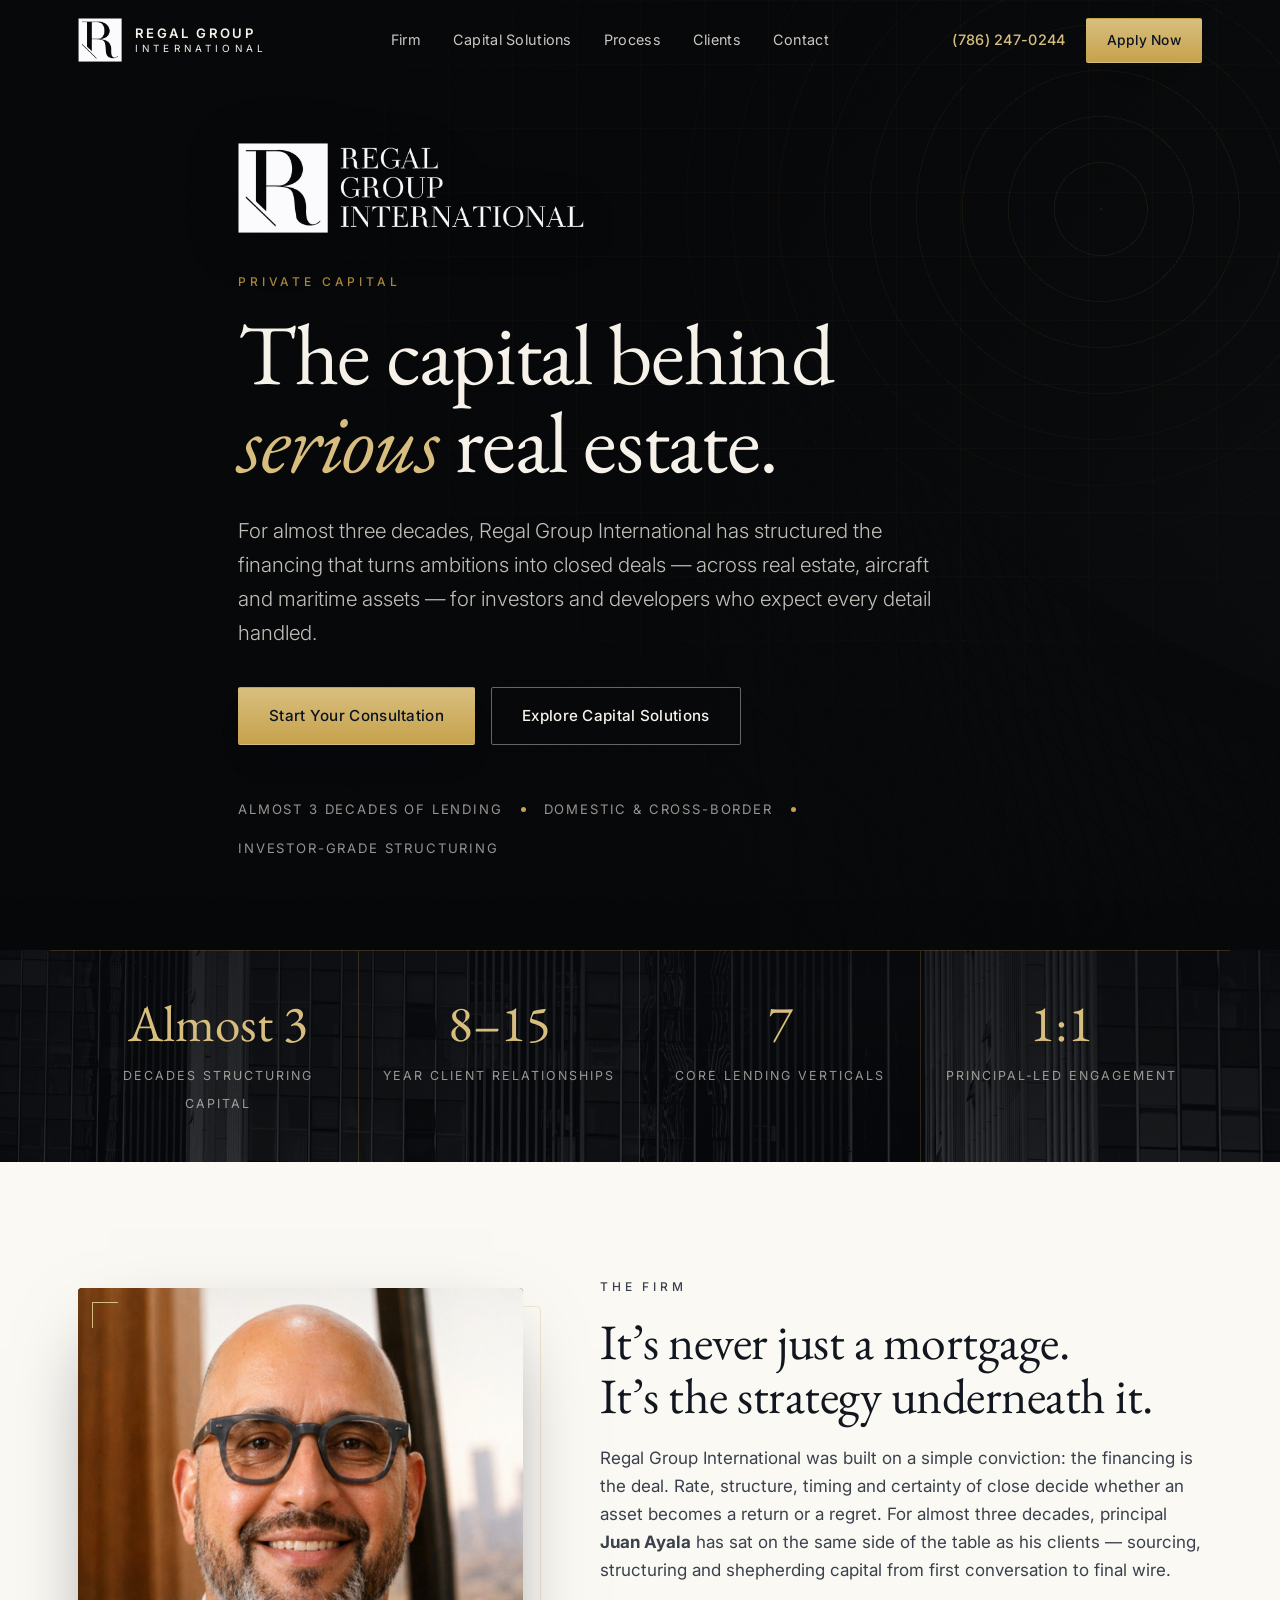
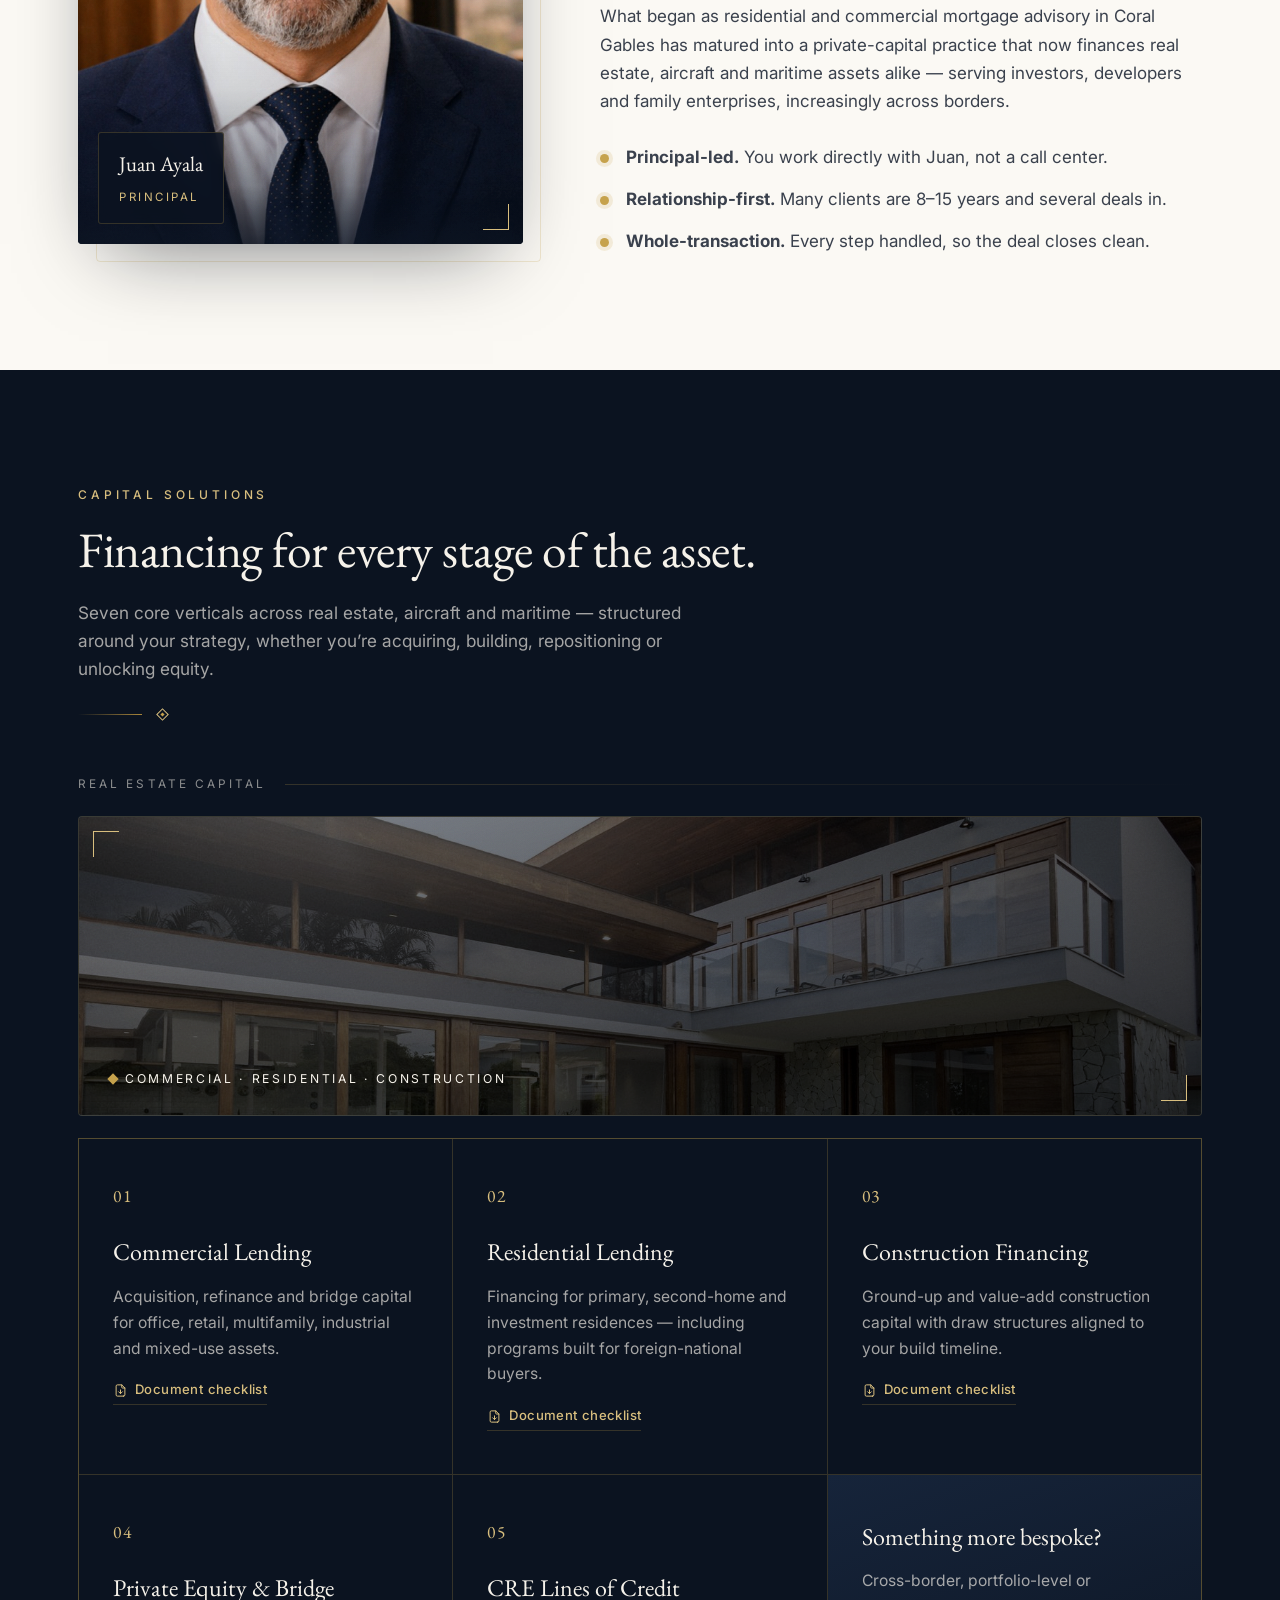
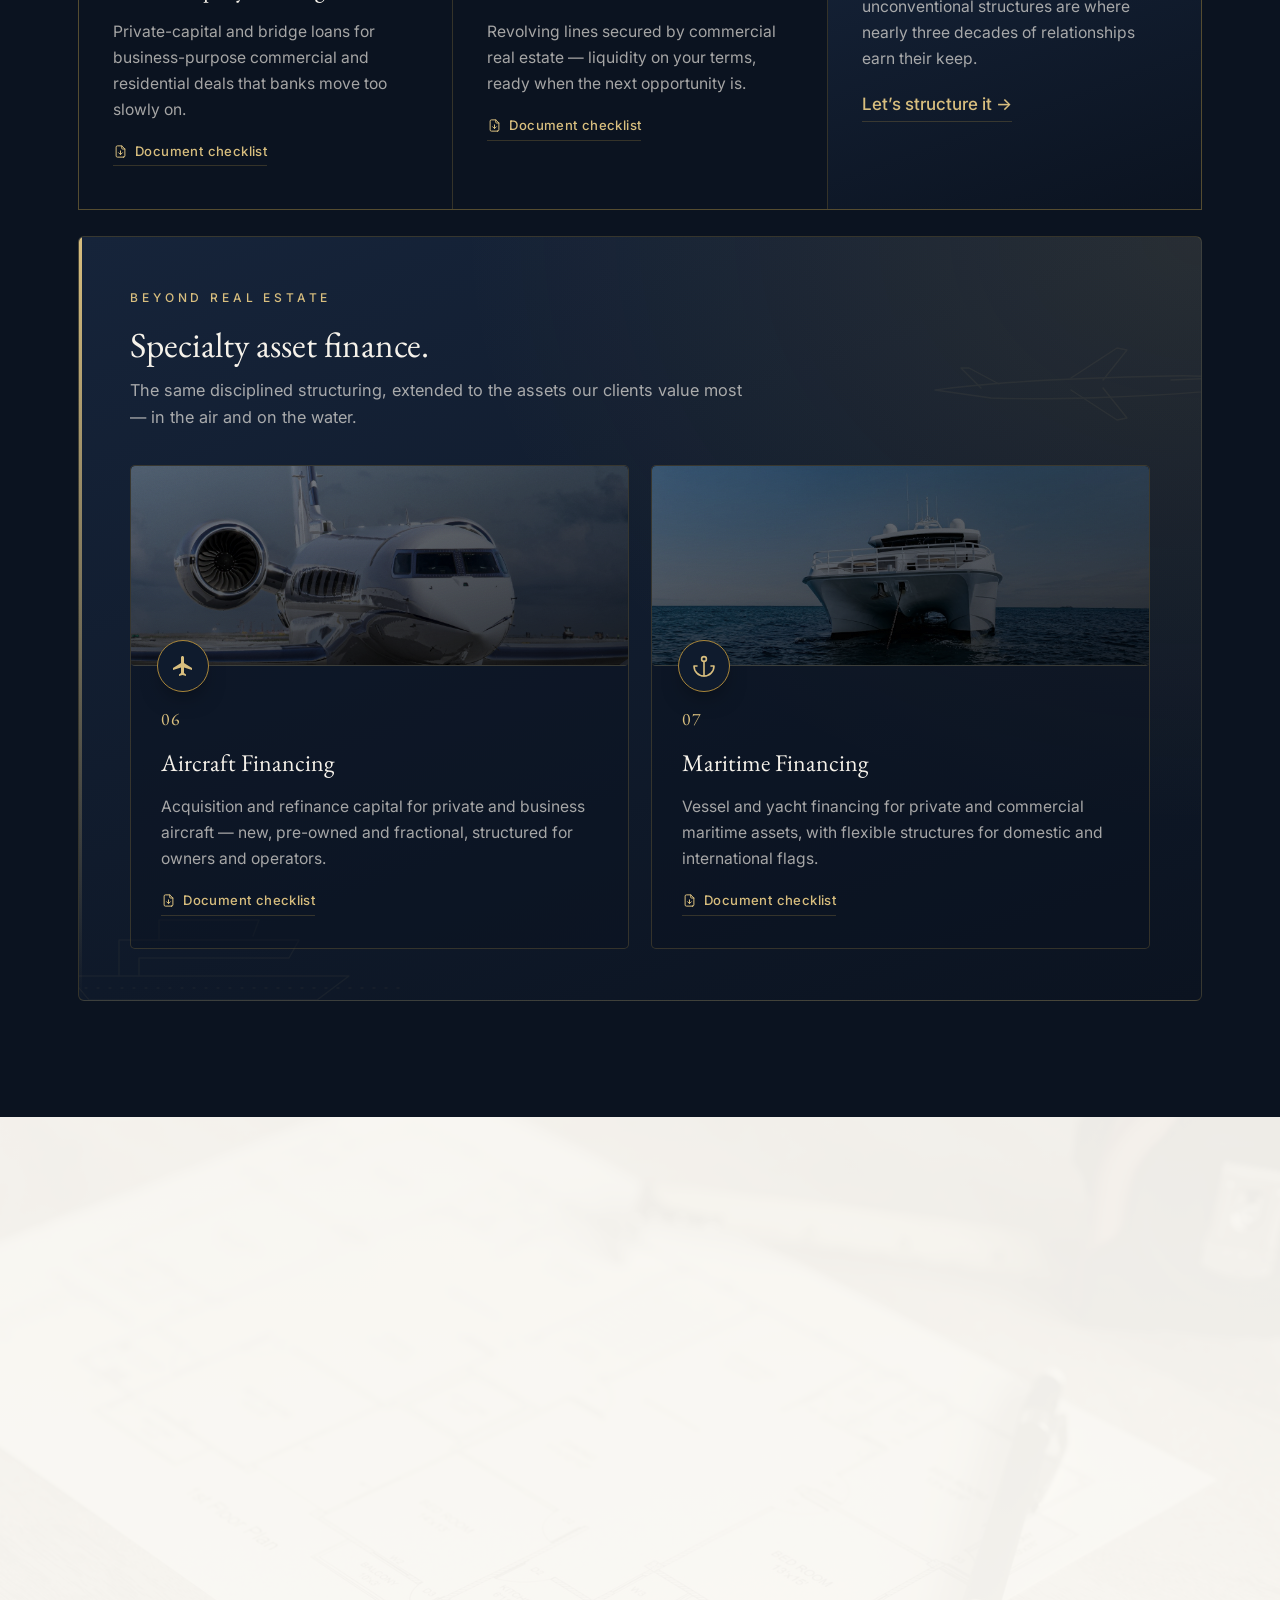
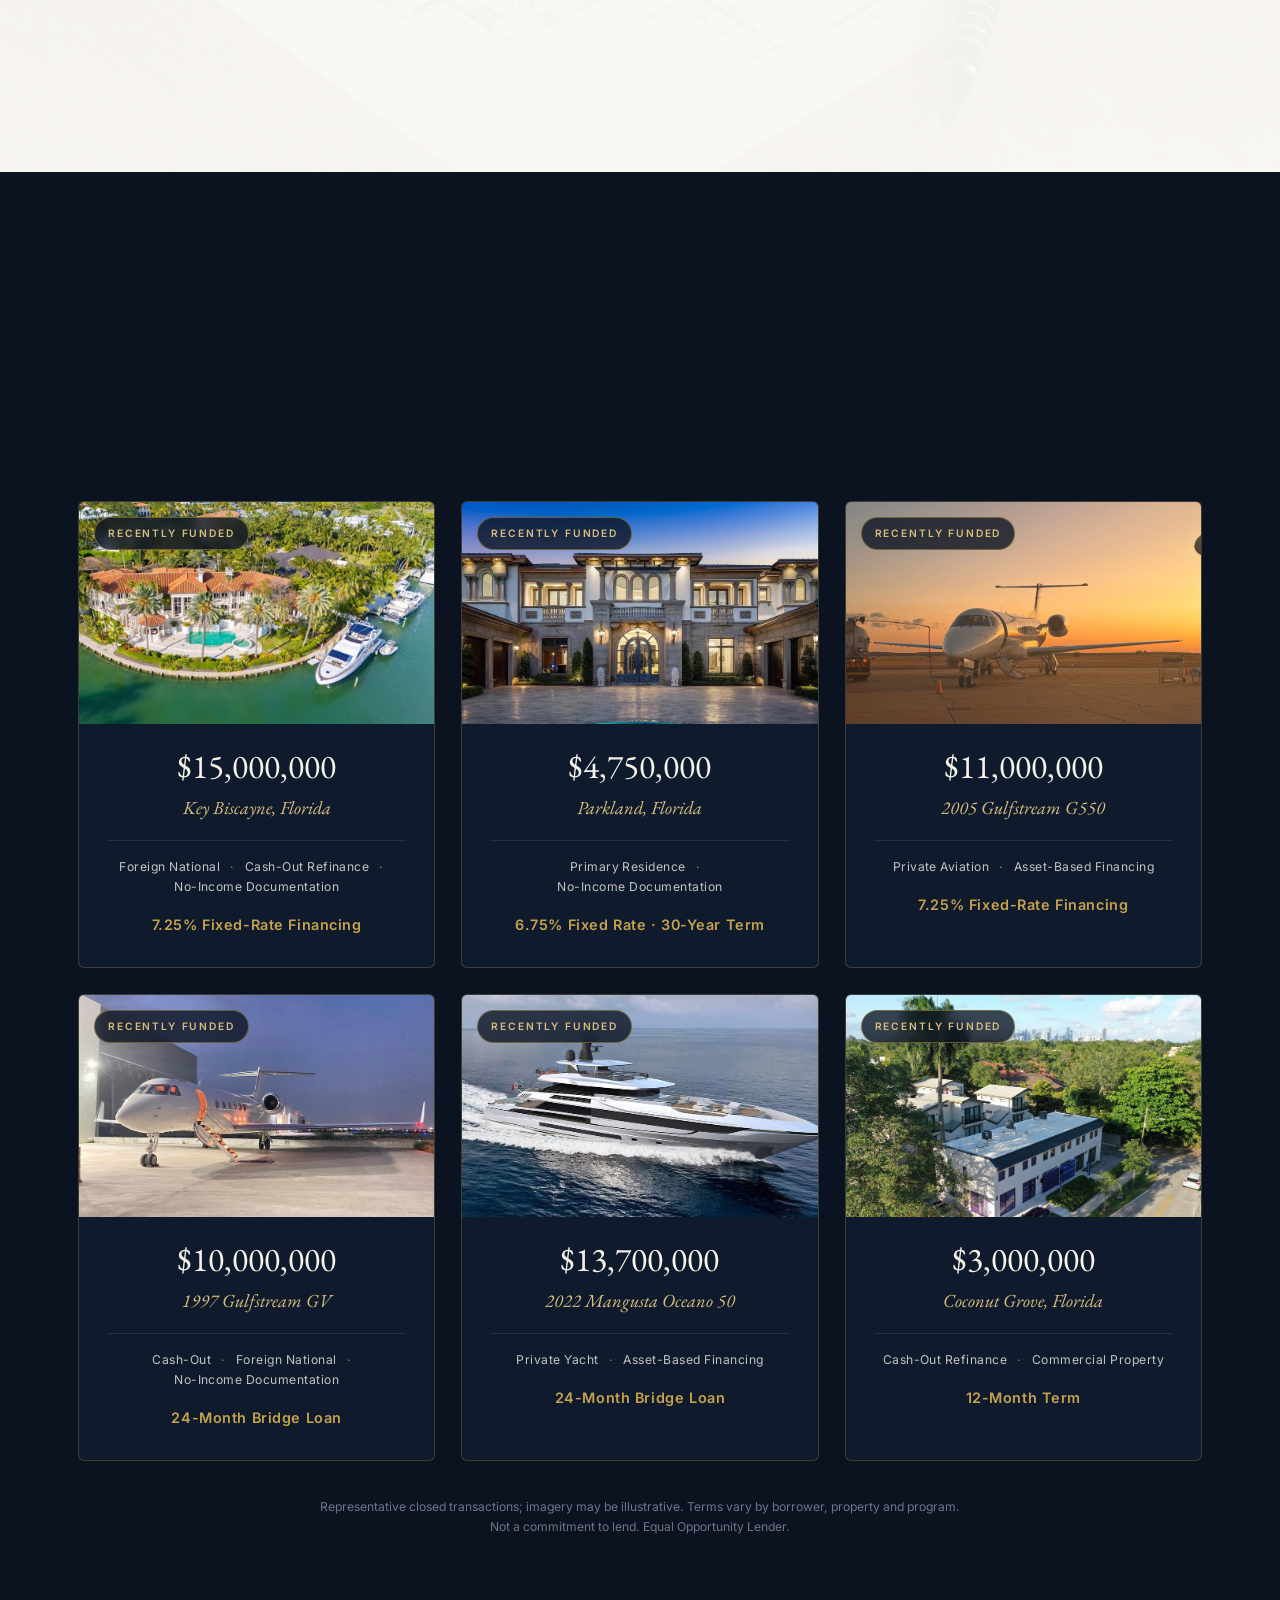
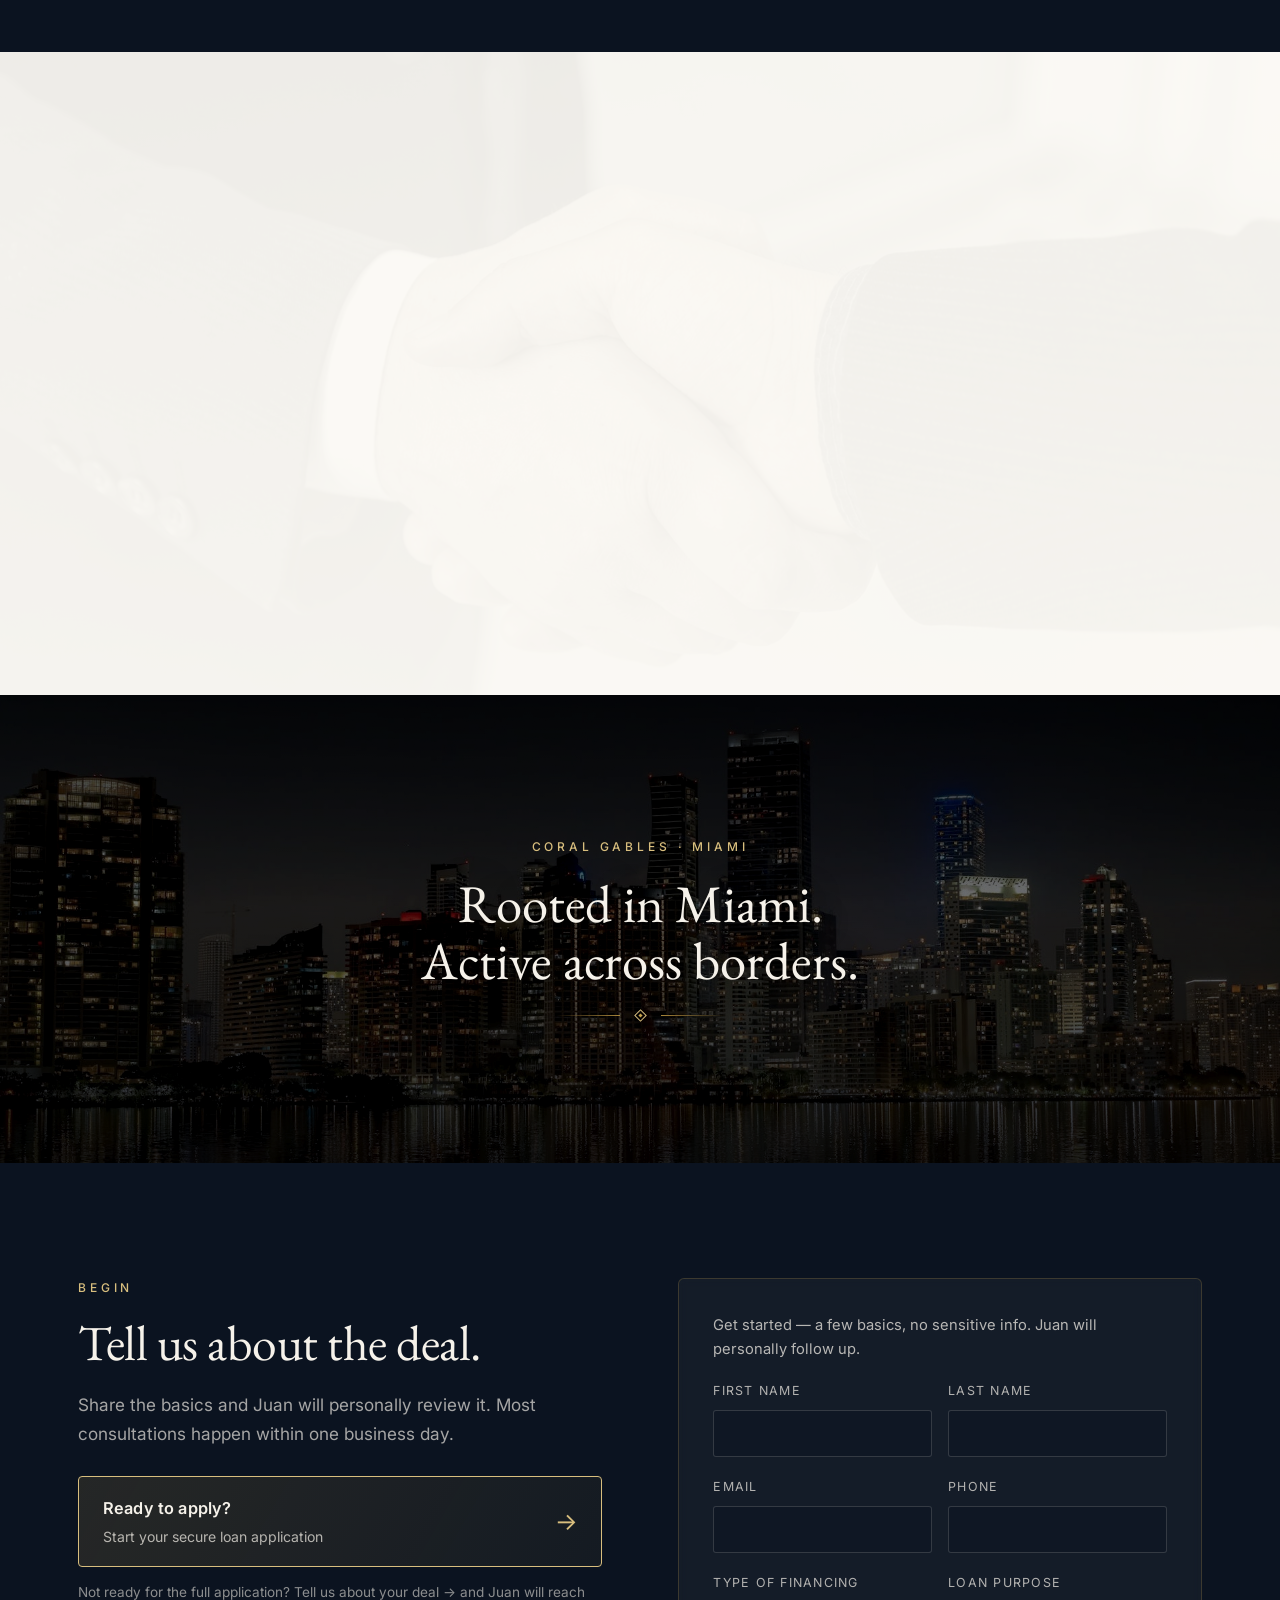
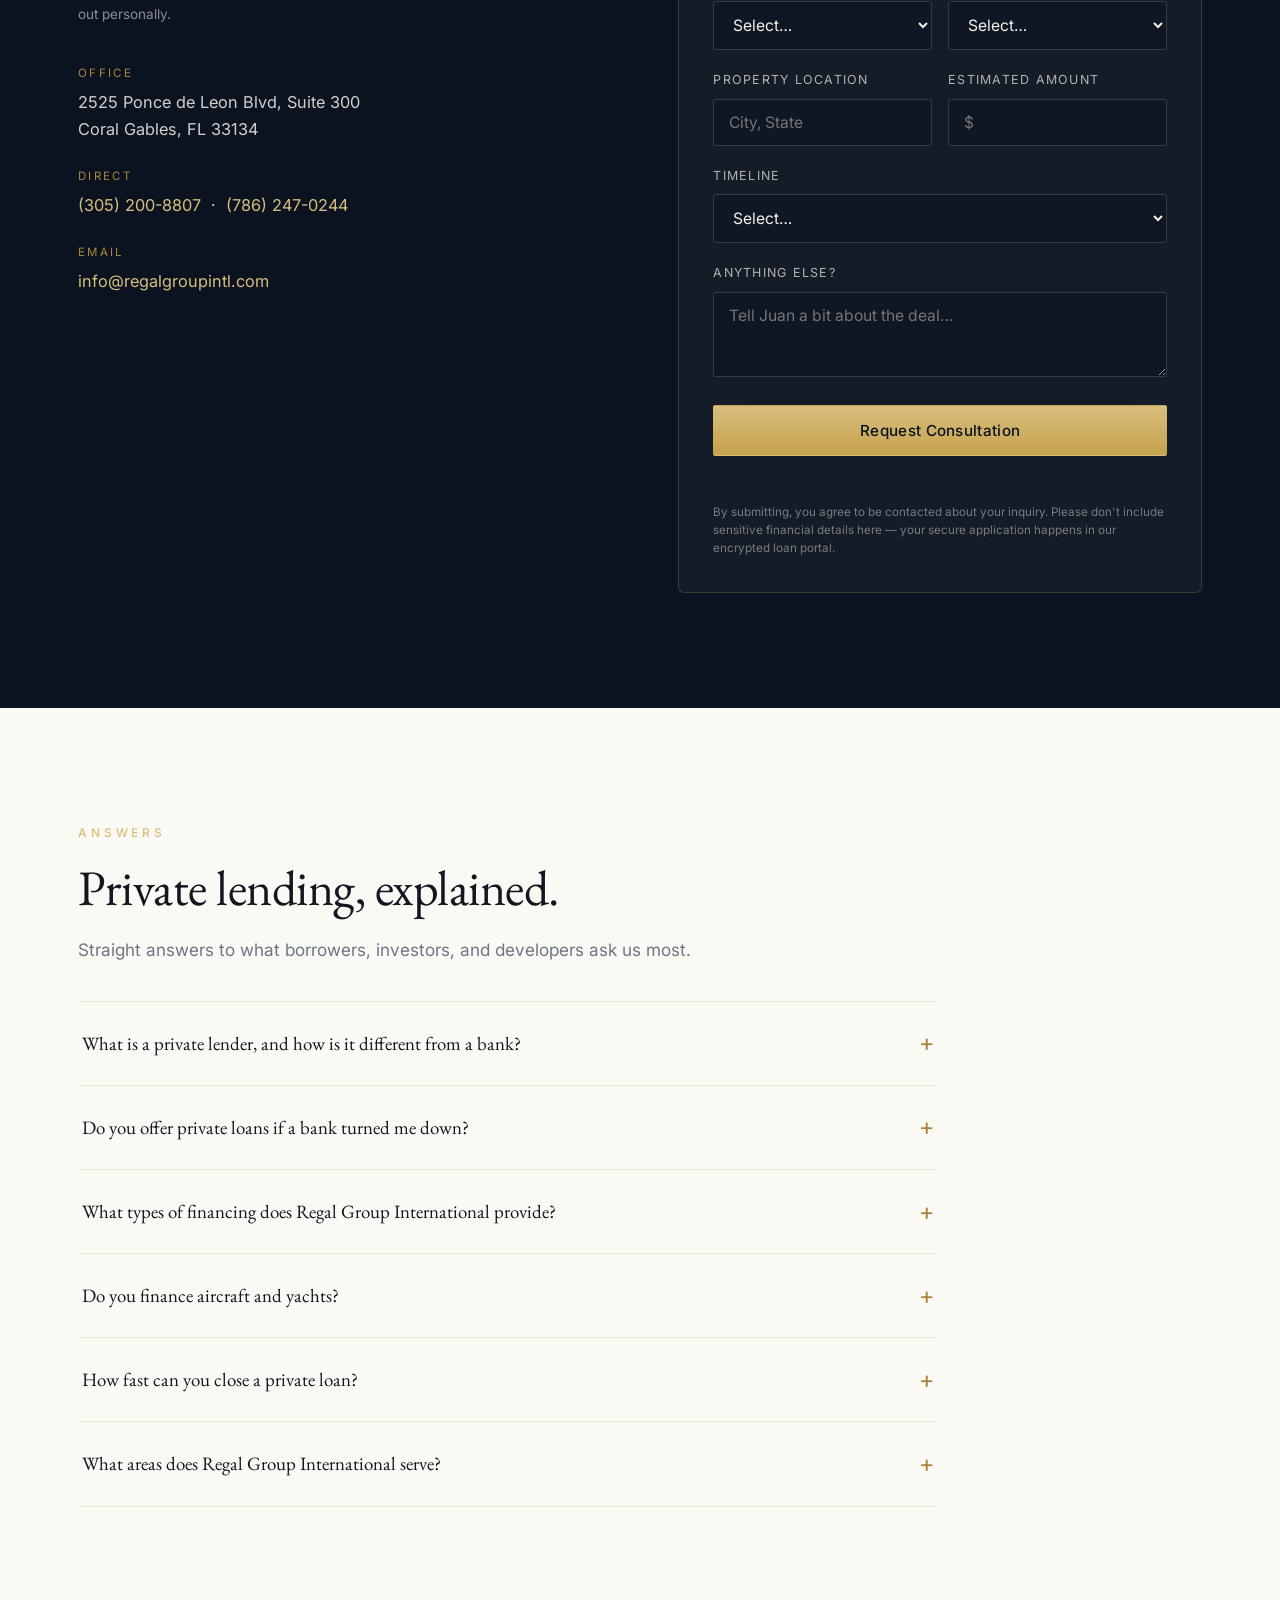
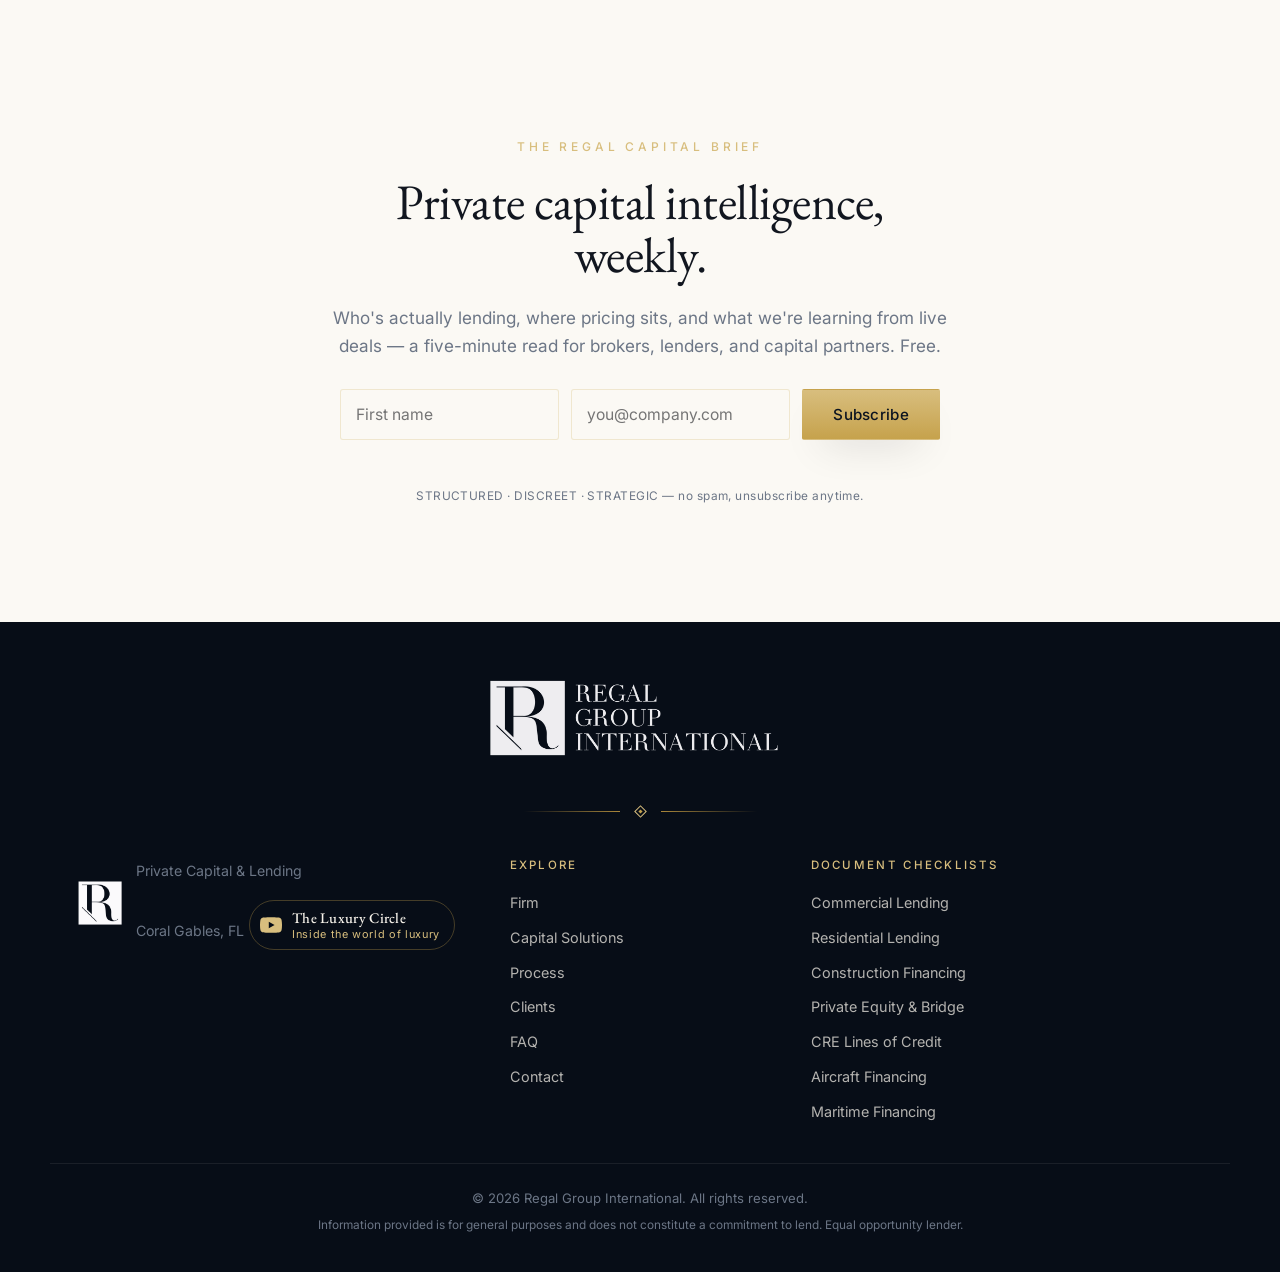
<file: index.html>
<!DOCTYPE html>
<html lang="en">
<head>
  <meta charset="UTF-8" />
  <meta name="viewport" content="width=device-width, initial-scale=1.0" />
  <title>Regal Group International — Private Capital &amp; Lending</title>
  <meta name="description" content="Regal Group International is a Coral Gables–based private capital and lending firm. Nearly three decades structuring commercial, residential, construction, private-equity, aircraft and maritime financing for serious investors and developers — domestic and cross-border." />
  <meta name="theme-color" content="#0B1320" />

  <!-- Favicons -->
  <link rel="icon" href="/favicon.ico" sizes="any" />
  <link rel="icon" type="image/png" sizes="32x32" href="/assets/img/favicon-32.png" />
  <link rel="icon" type="image/png" sizes="16x16" href="/assets/img/favicon-16.png" />
  <link rel="apple-touch-icon" href="/assets/img/apple-touch-icon.png" />

  <!-- Meta Pixel — paste your numeric Pixel ID below (replace __REPLACE_WITH_PIXEL_ID__ in both spots). Stays dormant until a real ID is set. -->
  <script>
    !function(f,b,e,v,n,t,s){if(f.fbq)return;n=f.fbq=function(){n.callMethod?
    n.callMethod.apply(n,arguments):n.queue.push(arguments)};if(!f._fbq)f._fbq=n;
    n.push=n;n.loaded=!0;n.version='2.0';n.queue=[];t=b.createElement(e);t.async=!0;
    t.src=v;s=b.getElementsByTagName(e)[0];s.parentNode.insertBefore(t,s)}(window,
    document,'script','https://connect.facebook.net/en_US/fbevents.js');
    window.META_PIXEL_ID = '__REPLACE_WITH_PIXEL_ID__';
    if (window.META_PIXEL_ID && /^\d+$/.test(window.META_PIXEL_ID)) {
      fbq('init', window.META_PIXEL_ID);
      fbq('track', 'PageView');
    }
  </script>
  <noscript><img height="1" width="1" style="display:none" alt=""
    src="https://www.facebook.com/tr?id=__REPLACE_WITH_PIXEL_ID__&ev=PageView&noscript=1"/></noscript>
  <!-- End Meta Pixel -->

  <link rel="canonical" href="https://regalgroupintl.com/" />
  <meta name="geo.region" content="US-FL" />
  <meta name="geo.placename" content="Coral Gables, Miami" />
  <meta name="geo.position" content="25.7489;-80.2588" />
  <meta name="ICBM" content="25.7489, -80.2588" />

  <!-- Open Graph -->
  <meta property="og:type" content="website" />
  <meta property="og:site_name" content="Regal Group International" />
  <meta property="og:locale" content="en_US" />
  <meta property="og:title" content="Regal Group International — Private Capital &amp; Lending" />
  <meta property="og:description" content="Nearly three decades structuring private capital — across real estate, aircraft and maritime. Commercial, residential, construction, private-equity and bridge solutions." />
  <meta property="og:url" content="https://regalgroupintl.com/" />
  <meta property="og:image" content="https://regalgroupintl.com/assets/img/og-image.jpg" />
  <meta property="og:image:width" content="1200" />
  <meta property="og:image:height" content="630" />
  <meta property="og:image:alt" content="Regal Group International — Private Capital &amp; Lending" />
  <meta name="twitter:card" content="summary_large_image" />
  <meta name="twitter:title" content="Regal Group International — Private Capital &amp; Lending" />
  <meta name="twitter:description" content="Private real estate, aircraft and maritime financing from a Coral Gables firm with nearly three decades structuring capital banks can't." />
  <meta name="twitter:image" content="https://regalgroupintl.com/assets/img/og-image.jpg" />

  <!-- Structured data: the firm (helps Google + AI assistants understand who Regal is) -->
  <script type="application/ld+json">
  {
    "@context": "https://schema.org",
    "@type": "FinancialService",
    "@id": "https://regalgroupintl.com/#organization",
    "name": "Regal Group International",
    "alternateName": "Regal Group International — Private Capital & Lending",
    "url": "https://regalgroupintl.com/",
    "logo": "https://regalgroupintl.com/assets/img/regal-logo.png",
    "image": "https://regalgroupintl.com/assets/img/regal-logo.png",
    "description": "Coral Gables–based private capital and lending firm. Since 1997, structuring private lending and bridge capital across commercial and residential real estate, construction, private-equity and bridge loans, CRE lines of credit, plus aircraft and maritime financing for investors, developers and high-net-worth clients across Miami, South Florida and cross-border.",
    "foundingDate": "1997",
    "email": "info@regalgroupintl.com",
    "telephone": "+1-786-247-0244",
    "priceRange": "$$$",
    "address": {
      "@type": "PostalAddress",
      "streetAddress": "2525 Ponce de Leon Blvd, Suite 300",
      "addressLocality": "Coral Gables",
      "addressRegion": "FL",
      "postalCode": "33134",
      "addressCountry": "US"
    },
    "geo": { "@type": "GeoCoordinates", "latitude": 25.7489, "longitude": -80.2588 },
    "openingHoursSpecification": [{
      "@type": "OpeningHoursSpecification",
      "dayOfWeek": ["Monday", "Tuesday", "Wednesday", "Thursday", "Friday"],
      "opens": "09:00", "closes": "18:00"
    }],
    "founder": { "@type": "Person", "name": "Juan Ayala", "jobTitle": "Principal" },
    "areaServed": [
      { "@type": "City", "name": "Miami" },
      { "@type": "City", "name": "Coral Gables" },
      { "@type": "AdministrativeArea", "name": "Miami-Dade County" },
      { "@type": "AdministrativeArea", "name": "Broward County" },
      { "@type": "AdministrativeArea", "name": "Palm Beach County" },
      { "@type": "State", "name": "Florida" }
    ],
    "sameAs": ["https://www.instagram.com/regalgroupintl"],
    "hasOfferCatalog": {
      "@type": "OfferCatalog",
      "name": "Capital Solutions",
      "itemListElement": [
        { "@type": "Offer", "itemOffered": { "@type": "Service", "name": "Commercial Real Estate Lending" } },
        { "@type": "Offer", "itemOffered": { "@type": "Service", "name": "Residential Lending" } },
        { "@type": "Offer", "itemOffered": { "@type": "Service", "name": "Construction Financing" } },
        { "@type": "Offer", "itemOffered": { "@type": "Service", "name": "Private Equity & Bridge Loans" } },
        { "@type": "Offer", "itemOffered": { "@type": "Service", "name": "CRE Lines of Credit" } },
        { "@type": "Offer", "itemOffered": { "@type": "Service", "name": "Aircraft Financing" } },
        { "@type": "Offer", "itemOffered": { "@type": "Service", "name": "Maritime & Yacht Financing" } }
      ]
    }
  }
  </script>

  <!-- Structured data: FAQ (mirrors the on-page FAQ; feeds Google rich results + AI answers) -->
  <script type="application/ld+json">
  {
    "@context": "https://schema.org",
    "@type": "FAQPage",
    "mainEntity": [
      {
        "@type": "Question",
        "name": "What is a private lender, and how is it different from a bank?",
        "acceptedAnswer": { "@type": "Answer", "text": "A private lender funds loans with private capital rather than retail deposits, so we set our own terms and can move far faster than a bank. That means flexible structuring and closings in days when a deal can't wait." }
      },
      {
        "@type": "Question",
        "name": "Do you offer private loans if a bank turned me down?",
        "acceptedAnswer": { "@type": "Answer", "text": "Yes — that is our specialty. As a private lender we structure deals on our own terms and routinely fund situations traditional banks decline. Start at regalgroupintl.com." }
      },
      {
        "@type": "Question",
        "name": "What types of financing does Regal Group International provide?",
        "acceptedAnswer": { "@type": "Answer", "text": "Commercial and residential real estate lending, construction financing, private-equity and bridge loans, CRE lines of credit, and specialized aircraft and maritime financing." }
      },
      {
        "@type": "Question",
        "name": "Do you finance aircraft and yachts?",
        "acceptedAnswer": { "@type": "Answer", "text": "Yes. We provide specialized private financing for business and private aircraft, and for yachts and other maritime assets." }
      },
      {
        "@type": "Question",
        "name": "How fast can you close a private loan?",
        "acceptedAnswer": { "@type": "Answer", "text": "We move on your timeline. When speed matters, we have structured and closed deals in days rather than months. Share your scenario and we will give you a realistic timeline." }
      },
      {
        "@type": "Question",
        "name": "What areas does Regal Group International serve?",
        "acceptedAnswer": { "@type": "Answer", "text": "Headquartered in Coral Gables, we serve Miami, South Florida (Miami-Dade, Broward and Palm Beach counties), the wider state of Florida, and cross-border clients." }
      }
    ]
  }
  </script>

  <link rel="preconnect" href="https://fonts.googleapis.com" />
  <link rel="preconnect" href="https://fonts.gstatic.com" crossorigin />
  <link href="https://fonts.googleapis.com/css2?family=EB+Garamond:ital,wght@0,400;0,500;0,600;0,700;1,400;1,500&family=Inter:wght@300;400;500;600&display=swap" rel="stylesheet" />
  <link rel="stylesheet" href="assets/css/styles.css?v=20260611d" />
  <link rel="stylesheet" href="assets/css/graphics.css?v=20260611" />
</head>
<body class="grain">

  <!-- ============ NAV ============ -->
  <header class="nav" id="nav">
    <div class="nav__inner container">
      <a href="#top" class="brand" aria-label="Regal Group International — home">
        <img class="brand__mark" src="/assets/img/regal-mark.png" alt="" aria-hidden="true" />
        <span class="brand__text">
          <span class="brand__name">REGAL GROUP</span>
          <span class="brand__sub">INTERNATIONAL</span>
        </span>
      </a>

      <nav class="nav__links" aria-label="Primary">
        <a href="#about">Firm</a>
        <a href="#services">Capital Solutions</a>
        <a href="#process">Process</a>
        <a href="#clients">Clients</a>
        <a href="#contact">Contact</a>
      </nav>

      <div class="nav__cta">
        <a href="tel:+17862470244" class="nav__phone">(786) 247-0244</a>
        <a href="/apply/" class="btn btn--gold btn--sm">Apply Now</a>
      </div>

      <button class="nav__toggle" id="navToggle" aria-label="Open menu" aria-expanded="false">
        <span></span><span></span><span></span>
      </button>
    </div>
    <div class="nav__mobile" id="navMobile">
      <a href="#about">Firm</a>
      <a href="#services">Capital Solutions</a>
      <a href="#process">Process</a>
      <a href="#clients">Clients</a>
      <a href="#contact">Contact</a>
      <a href="tel:+17862470244">(786) 247-0244</a>
      <a href="/apply/" class="btn btn--gold">Apply Now</a>
    </div>
  </header>

  <!-- ============ HERO ============ -->
  <section class="hero" id="top">
    <div class="hero__bg" aria-hidden="true"></div>
    <div class="hero__photo" aria-hidden="true" style="--img:url('/assets/img/hero-bg.jpg')"><div class="secbg__img"></div></div>
    <div class="hero__arcs" aria-hidden="true"></div>
    <div class="hero__veil" aria-hidden="true"></div>
    <div class="container hero__inner reveal">
      <img class="hero__logo" src="/assets/img/regal-logo.png" alt="Regal Group International" />
      <p class="eyebrow">Private Capital</p>
      <h1 class="hero__title">
        The capital behind<br /><em>serious</em> real estate.
      </h1>
      <p class="hero__lede">
        For almost three decades, Regal Group International has structured the financing
        that turns ambitions into closed deals — across real estate, aircraft and
        maritime assets — for investors and developers who expect every detail handled.
      </p>
      <div class="hero__actions">
        <a href="#contact" class="btn btn--gold">Start Your Consultation</a>
        <a href="#services" class="btn btn--ghost">Explore Capital Solutions</a>
      </div>
      <div class="hero__trust">
        <span>Almost 3 Decades of Lending</span><i></i>
        <span>Domestic &amp; Cross-Border</span><i></i>
        <span>Investor-Grade Structuring</span>
      </div>
    </div>
  </section>

  <!-- ============ STATS ============ -->
  <section class="stats has-secbg">
    <div class="secbg secbg--dark" aria-hidden="true" style="--img:url('/assets/img/stats-bg.jpg')"><div class="secbg__img"></div></div>
    <div class="container stats__grid">
      <div class="stat reveal">
        <span class="stat__num">Almost <span data-count="3">3</span></span>
        <span class="stat__label">Decades Structuring Capital</span>
      </div>
      <div class="stat reveal">
        <span class="stat__num"><span data-count="8">8</span>–<span data-count="15">15</span></span>
        <span class="stat__label">Year Client Relationships</span>
      </div>
      <div class="stat reveal">
        <span class="stat__num">7</span>
        <span class="stat__label">Core Lending Verticals</span>
      </div>
      <div class="stat reveal">
        <span class="stat__num">1:1</span>
        <span class="stat__label">Principal-Led Engagement</span>
      </div>
    </div>
  </section>

  <!-- ============ ABOUT / FIRM ============ -->
  <section class="about section" id="about">
    <div class="container about__grid">
      <div class="about__media reveal">
        <div class="about__frame">
          <div class="about__portrait about__portrait--photo plate framed" style="--img:url('/assets/img/juan-ayala.jpg')" role="img" aria-label="Juan Ayala, Principal of Regal Group International">
            <div class="plate__img"></div>
            <div class="plate__grain" aria-hidden="true"></div>
          </div>
          <div class="about__plate">
            <span class="about__plate-name">Juan Ayala</span>
            <span class="about__plate-role">Principal</span>
          </div>
        </div>
      </div>
      <div class="about__copy reveal">
        <p class="eyebrow">The Firm</p>
        <h2 class="section__title">It’s never just a mortgage.<br />It’s the strategy underneath it.</h2>
        <p>
          Regal Group International was built on a simple conviction: the financing
          is the deal. Rate, structure, timing and certainty of close decide whether
          an asset becomes a return or a regret. For almost three decades,
          principal <strong>Juan Ayala</strong> has sat on the same side of the table
          as his clients — sourcing, structuring and shepherding capital from first
          conversation to final wire.
        </p>
        <p>
          What began as residential and commercial mortgage advisory in Coral Gables
          has matured into a private-capital practice that now finances real estate,
          aircraft and maritime assets alike — serving investors, developers and
          family enterprises, increasingly across borders.
        </p>
        <ul class="about__points">
          <li><strong>Principal-led.</strong> You work directly with Juan, not a call center.</li>
          <li><strong>Relationship-first.</strong> Many clients are 8–15 years and several deals in.</li>
          <li><strong>Whole-transaction.</strong> Every step handled, so the deal closes clean.</li>
        </ul>
      </div>
    </div>
  </section>

  <!-- ============ SERVICES / CAPITAL SOLUTIONS ============ -->
  <section class="services section section--dark" id="services">
    <div class="container">
      <div class="section__head reveal">
        <p class="eyebrow eyebrow--gold">Capital Solutions</p>
        <h2 class="section__title">Financing for every stage of the asset.</h2>
        <p class="section__intro">
          Seven core verticals across real estate, aircraft and maritime — structured
          around your strategy, whether you’re acquiring, building, repositioning or
          unlocking equity.
        </p>
        <div class="deco" aria-hidden="true">
          <span class="deco__line"></span>
          <span class="deco__gem"></span>
        </div>
      </div>

      <p class="group-label reveal"><span>Real Estate Capital</span></p>

      <div class="re-banner plate framed reveal" style="--img:url('/assets/img/realestate.jpg')">
        <div class="plate__img"></div>
        <div class="plate__grain" aria-hidden="true"></div>
        <span class="re-banner__caption">Commercial · Residential · Construction</span>
      </div>

      <div class="services__grid">
        <article class="service reveal">
          <span class="service__index">01</span>
          <h3>Commercial Lending</h3>
          <p>Acquisition, refinance and bridge capital for office, retail, multifamily, industrial and mixed-use assets.</p>
          <a class="card-doc" href="/assets/docs/commercial-lending-checklist.pdf" target="_blank" rel="noopener"><svg viewBox="0 0 24 24" fill="none" stroke="currentColor" stroke-width="1.6" stroke-linecap="round" stroke-linejoin="round" aria-hidden="true"><path d="M14 3v4a1 1 0 0 0 1 1h4"/><path d="M17 21H7a2 2 0 0 1-2-2V5a2 2 0 0 1 2-2h7l5 5v11a2 2 0 0 1-2 2z"/><path d="M12 11v6M9 14l3 3 3-3"/></svg>Document checklist</a>
        </article>
        <article class="service reveal">
          <span class="service__index">02</span>
          <h3>Residential Lending</h3>
          <p>Financing for primary, second-home and investment residences — including programs built for foreign-national buyers.</p>
          <a class="card-doc" href="/assets/docs/residential-lending-checklist.pdf" target="_blank" rel="noopener"><svg viewBox="0 0 24 24" fill="none" stroke="currentColor" stroke-width="1.6" stroke-linecap="round" stroke-linejoin="round" aria-hidden="true"><path d="M14 3v4a1 1 0 0 0 1 1h4"/><path d="M17 21H7a2 2 0 0 1-2-2V5a2 2 0 0 1 2-2h7l5 5v11a2 2 0 0 1-2 2z"/><path d="M12 11v6M9 14l3 3 3-3"/></svg>Document checklist</a>
        </article>
        <article class="service reveal">
          <span class="service__index">03</span>
          <h3>Construction Financing</h3>
          <p>Ground-up and value-add construction capital with draw structures aligned to your build timeline.</p>
          <a class="card-doc" href="/assets/docs/construction-financing-checklist.pdf" target="_blank" rel="noopener"><svg viewBox="0 0 24 24" fill="none" stroke="currentColor" stroke-width="1.6" stroke-linecap="round" stroke-linejoin="round" aria-hidden="true"><path d="M14 3v4a1 1 0 0 0 1 1h4"/><path d="M17 21H7a2 2 0 0 1-2-2V5a2 2 0 0 1 2-2h7l5 5v11a2 2 0 0 1-2 2z"/><path d="M12 11v6M9 14l3 3 3-3"/></svg>Document checklist</a>
        </article>
        <article class="service reveal">
          <span class="service__index">04</span>
          <h3>Private Equity &amp; Bridge</h3>
          <p>Private-capital and bridge loans for business-purpose commercial and residential deals that banks move too slowly on.</p>
          <a class="card-doc" href="/assets/docs/private-equity-bridge-checklist.pdf" target="_blank" rel="noopener"><svg viewBox="0 0 24 24" fill="none" stroke="currentColor" stroke-width="1.6" stroke-linecap="round" stroke-linejoin="round" aria-hidden="true"><path d="M14 3v4a1 1 0 0 0 1 1h4"/><path d="M17 21H7a2 2 0 0 1-2-2V5a2 2 0 0 1 2-2h7l5 5v11a2 2 0 0 1-2 2z"/><path d="M12 11v6M9 14l3 3 3-3"/></svg>Document checklist</a>
        </article>
        <article class="service reveal">
          <span class="service__index">05</span>
          <h3>CRE Lines of Credit</h3>
          <p>Revolving lines secured by commercial real estate — liquidity on your terms, ready when the next opportunity is.</p>
          <a class="card-doc" href="/assets/docs/cre-lines-of-credit-checklist.pdf" target="_blank" rel="noopener"><svg viewBox="0 0 24 24" fill="none" stroke="currentColor" stroke-width="1.6" stroke-linecap="round" stroke-linejoin="round" aria-hidden="true"><path d="M14 3v4a1 1 0 0 0 1 1h4"/><path d="M17 21H7a2 2 0 0 1-2-2V5a2 2 0 0 1 2-2h7l5 5v11a2 2 0 0 1-2 2z"/><path d="M12 11v6M9 14l3 3 3-3"/></svg>Document checklist</a>
        </article>
        <article class="service service--cta reveal">
          <h3>Something more bespoke?</h3>
          <p>Cross-border, portfolio-level or unconventional structures are where nearly three decades of relationships earn their keep.</p>
          <a href="#contact" class="link-arrow">Let’s structure it &rarr;</a>
        </article>
      </div>

      <!-- Beyond Real Estate — specialty asset finance -->
      <div class="beyond reveal">
        <span class="assetart assetart--jet" aria-hidden="true">
          <svg viewBox="0 0 320 150" fill="none" stroke="currentColor" stroke-width="1.4" stroke-linejoin="round" stroke-linecap="round" vector-effect="non-scaling-stroke">
            <path d="M14 92 C70 84 150 80 250 78 C282 77 308 80 312 84 C314 86 312 90 300 92 C220 100 120 102 70 100 Z"/>
            <path d="M150 80 L196 50 L206 52 L182 82"/>
            <path d="M150 92 L196 122 L206 120 L182 90"/>
            <path d="M60 90 L40 70 L48 70 L78 86"/>
            <path d="M250 82 L300 80"/>
          </svg>
        </span>
        <span class="assetart assetart--yacht" aria-hidden="true">
          <svg viewBox="0 0 360 130" fill="none" stroke="currentColor" stroke-width="1.4" stroke-linejoin="round" stroke-linecap="round" vector-effect="non-scaling-stroke">
            <path d="M20 96 L300 96 L268 120 L40 120 Z"/>
            <path d="M70 96 L70 60 L250 60 L240 78 L90 78 L90 96"/>
            <path d="M110 60 L110 40 L210 40 L204 56"/>
            <line x1="0" y1="108" x2="360" y2="108" stroke-dasharray="2 10"/>
          </svg>
        </span>
        <div class="beyond__head">
          <p class="eyebrow eyebrow--gold">Beyond Real Estate</p>
          <h3 class="beyond__title">Specialty asset finance.</h3>
          <p class="beyond__intro">
            The same disciplined structuring, extended to the assets our clients value
            most — in the air and on the water.
          </p>
        </div>

        <div class="beyond__grid">
          <article class="beyond-card reveal">
            <div class="beyond-card__media plate" style="--img:url('/assets/img/aircraft.jpg')" aria-hidden="true">
              <div class="plate__img"></div>
              <div class="plate__grain"></div>
            </div>
            <span class="beyond-card__icon" aria-hidden="true">
              <svg viewBox="0 0 24 24" fill="currentColor"><path d="M21 16v-2l-8-5V3.5c0-.83-.67-1.5-1.5-1.5S10 2.67 10 3.5V9l-8 5v2l8-2.5V19l-2 1.5V22l3.5-1 3.5 1v-1.5L13 19v-5.5l8 2.5z"/></svg>
            </span>
            <div class="beyond-card__body">
              <span class="service__index">06</span>
              <h3>Aircraft Financing</h3>
              <p>Acquisition and refinance capital for private and business aircraft — new, pre-owned and fractional, structured for owners and operators.</p>
              <a class="card-doc" href="/assets/docs/aircraft-financing-checklist.pdf" target="_blank" rel="noopener"><svg viewBox="0 0 24 24" fill="none" stroke="currentColor" stroke-width="1.6" stroke-linecap="round" stroke-linejoin="round" aria-hidden="true"><path d="M14 3v4a1 1 0 0 0 1 1h4"/><path d="M17 21H7a2 2 0 0 1-2-2V5a2 2 0 0 1 2-2h7l5 5v11a2 2 0 0 1-2 2z"/><path d="M12 11v6M9 14l3 3 3-3"/></svg>Document checklist</a>
            </div>
          </article>
          <article class="beyond-card reveal">
            <div class="beyond-card__media plate" style="--img:url('/assets/img/maritime.jpg')" aria-hidden="true">
              <div class="plate__img"></div>
              <div class="plate__grain"></div>
            </div>
            <span class="beyond-card__icon" aria-hidden="true">
              <svg viewBox="0 0 24 24" fill="none" stroke="currentColor" stroke-width="1.6" stroke-linecap="round" stroke-linejoin="round"><circle cx="12" cy="5" r="2.4"/><line x1="12" y1="22" x2="12" y2="7.4"/><path d="M5 12H2a10 10 0 0 0 20 0h-3"/></svg>
            </span>
            <div class="beyond-card__body">
              <span class="service__index">07</span>
              <h3>Maritime Financing</h3>
              <p>Vessel and yacht financing for private and commercial maritime assets, with flexible structures for domestic and international flags.</p>
              <a class="card-doc" href="/assets/docs/maritime-financing-checklist.pdf" target="_blank" rel="noopener"><svg viewBox="0 0 24 24" fill="none" stroke="currentColor" stroke-width="1.6" stroke-linecap="round" stroke-linejoin="round" aria-hidden="true"><path d="M14 3v4a1 1 0 0 0 1 1h4"/><path d="M17 21H7a2 2 0 0 1-2-2V5a2 2 0 0 1 2-2h7l5 5v11a2 2 0 0 1-2 2z"/><path d="M12 11v6M9 14l3 3 3-3"/></svg>Document checklist</a>
            </div>
          </article>
        </div>
      </div>
    </div>
  </section>

  <!-- ============ PROCESS ============ -->
  <section class="process section has-secbg" id="process">
    <div class="secbg secbg--light" aria-hidden="true" style="--img:url('/assets/img/process-bg.jpg')"><div class="secbg__img"></div></div>
    <div class="container">
      <div class="section__head reveal">
        <p class="eyebrow">The Engagement</p>
        <h2 class="section__title">A worry-free path to close.</h2>
        <p class="section__intro">Clients describe the experience the same way: they handed it over, and it got done.</p>
      </div>

      <ol class="process__steps">
        <li class="reveal">
          <span class="process__num">01</span>
          <h3>Consultation</h3>
          <p>We understand the asset, the goal and the timeline — and tell you straight what’s achievable.</p>
        </li>
        <li class="reveal">
          <span class="process__num">02</span>
          <h3>Structuring</h3>
          <p>We shape the capital stack and match it to the right lenders and private sources.</p>
        </li>
        <li class="reveal">
          <span class="process__num">03</span>
          <h3>Underwriting</h3>
          <p>We manage diligence, documentation and the lender relationship end to end.</p>
        </li>
        <li class="reveal">
          <span class="process__num">04</span>
          <h3>Close</h3>
          <p>We drive every detail to a clean, on-time funding — then stay on for the next deal.</p>
        </li>
      </ol>
    </div>
  </section>

  <!-- ============ RECENT TRANSACTIONS ============ -->
  <section class="transactions section section--dark" id="transactions" aria-label="Recent transactions">
    <div class="container">
      <div class="tx__head reveal">
        <p class="eyebrow eyebrow--gold">Track Record</p>
        <h2 class="section__title">Recently funded.</h2>
        <p class="section__intro">A sample of transactions we've structured and closed — when speed, discretion, and certainty mattered most.</p>
      </div>
      <div class="tx__grid">
        <article class="tx-card reveal">
          <div class="tx-card__media">
            <img src="/assets/img/tx-keybiscayne.jpg" alt="Waterfront estate in Key Biscayne, Florida" loading="lazy" />
            <span class="tx-card__badge">Recently Funded</span>
          </div>
          <div class="tx-card__body">
            <p class="tx-card__amount">$15,000,000</p>
            <p class="tx-card__loc">Key Biscayne, Florida</p>
            <ul class="tx-card__tags">
              <li>Foreign National</li>
              <li>Cash-Out Refinance</li>
              <li>No-Income Documentation</li>
            </ul>
            <p class="tx-card__terms">7.25% Fixed-Rate Financing</p>
          </div>
        </article>
        <article class="tx-card reveal">
          <div class="tx-card__media">
            <img src="/assets/img/tx-parkland.jpg" alt="Luxury residence in Parkland, Florida" loading="lazy" />
            <span class="tx-card__badge">Recently Funded</span>
          </div>
          <div class="tx-card__body">
            <p class="tx-card__amount">$4,750,000</p>
            <p class="tx-card__loc">Parkland, Florida</p>
            <ul class="tx-card__tags">
              <li>Primary Residence</li>
              <li>No-Income Documentation</li>
            </ul>
            <p class="tx-card__terms">6.75% Fixed Rate &middot; 30-Year Term</p>
          </div>
        </article>
        <article class="tx-card reveal">
          <div class="tx-card__media">
            <img src="/assets/img/tx-gulfstream.jpg" alt="Private business jet on the tarmac at sunset" loading="lazy" />
            <span class="tx-card__badge">Recently Funded</span>
          </div>
          <div class="tx-card__body">
            <p class="tx-card__amount">$11,000,000</p>
            <p class="tx-card__loc">2005 Gulfstream G550</p>
            <ul class="tx-card__tags">
              <li>Private Aviation</li>
              <li>Asset-Based Financing</li>
            </ul>
            <p class="tx-card__terms">7.25% Fixed-Rate Financing</p>
          </div>
        </article>
        <article class="tx-card reveal">
          <div class="tx-card__media">
            <img src="/assets/img/tx-gv.jpg" alt="Private business jet at dusk" loading="lazy" />
            <span class="tx-card__badge">Recently Funded</span>
          </div>
          <div class="tx-card__body">
            <p class="tx-card__amount">$10,000,000</p>
            <p class="tx-card__loc">1997 Gulfstream GV</p>
            <ul class="tx-card__tags">
              <li>Cash-Out</li>
              <li>Foreign National</li>
              <li>No-Income Documentation</li>
            </ul>
            <p class="tx-card__terms">24-Month Bridge Loan</p>
          </div>
        </article>
        <article class="tx-card reveal">
          <div class="tx-card__media">
            <img src="/assets/img/tx-maverick.jpg" alt="Private motor yacht cruising offshore" loading="lazy" />
            <span class="tx-card__badge">Recently Funded</span>
          </div>
          <div class="tx-card__body">
            <p class="tx-card__amount">$13,700,000</p>
            <p class="tx-card__loc">2022 Mangusta Oceano 50</p>
            <ul class="tx-card__tags">
              <li>Private Yacht</li>
              <li>Asset-Based Financing</li>
            </ul>
            <p class="tx-card__terms">24-Month Bridge Loan</p>
          </div>
        </article>
        <article class="tx-card reveal">
          <div class="tx-card__media">
            <img src="/assets/img/tx-coconutgrove.jpg" alt="Commercial property in Coconut Grove, Florida" loading="lazy" />
            <span class="tx-card__badge">Recently Funded</span>
          </div>
          <div class="tx-card__body">
            <p class="tx-card__amount">$3,000,000</p>
            <p class="tx-card__loc">Coconut Grove, Florida</p>
            <ul class="tx-card__tags">
              <li>Cash-Out Refinance</li>
              <li>Commercial Property</li>
            </ul>
            <p class="tx-card__terms">12-Month Term</p>
          </div>
        </article>
      </div>
      <p class="tx__note">Representative closed transactions; imagery may be illustrative. Terms vary by borrower, property and program. Not a commitment to lend. Equal Opportunity Lender.</p>
    </div>
  </section>

  <!-- ============ CLIENTS / TESTIMONIALS ============ -->
  <section class="clients section section--muted has-secbg" id="clients">
    <div class="secbg secbg--light" aria-hidden="true" style="--img:url('/assets/img/clients-bg.jpg')"><div class="secbg__img"></div></div>
    <div class="container">
      <div class="section__head reveal">
        <p class="eyebrow eyebrow--gold">In Their Words</p>
        <h2 class="section__title">Relationships measured in decades.</h2>
      </div>

      <div class="clients__grid">
        <!-- NOTE: Replace these with real, attributable client quotes when ready. -->
        <figure class="quote reveal">
          <blockquote>“Juan has financed every property I’ve bought for the last twelve years. I don’t shop lenders anymore — I just call Regal.”</blockquote>
          <figcaption>— E. Echevarria</figcaption>
        </figure>
        <figure class="quote reveal">
          <blockquote>“He treated my construction loan like it was his own project. Every draw, every detail — handled.”</blockquote>
          <figcaption>— L. Pardo</figcaption>
        </figure>
        <figure class="quote reveal">
          <blockquote>“As a foreign buyer, I expected friction. Regal made U.S. financing feel effortless.”</blockquote>
          <figcaption>— J. Soto</figcaption>
        </figure>
      </div>
    </div>
  </section>

  <!-- ============ MIAMI SKYLINE BAND ============ -->
  <section class="skyline" aria-label="Coral Gables, Miami">
    <div class="skyline__media plate" aria-hidden="true" style="--img:url('/assets/img/miami.jpg')">
      <div class="plate__img"></div>
      <div class="plate__grain"></div>
    </div>
    <div class="container skyline__inner reveal">
      <p class="eyebrow eyebrow--gold">Coral Gables · Miami</p>
      <h2 class="skyline__title">Rooted in Miami.<br />Active across borders.</h2>
      <div class="deco deco--center" aria-hidden="true">
        <span class="deco__line"></span>
        <span class="deco__gem"></span>
        <span class="deco__line"></span>
      </div>
    </div>
  </section>

  <!-- ============ CONTACT ============ -->
  <section class="contact section section--dark" id="contact">
    <div class="container contact__grid">
      <div class="contact__intro reveal">
        <p class="eyebrow eyebrow--gold">Begin</p>
        <h2 class="section__title">Tell us about the deal.</h2>
        <p class="section__intro">
          Share the basics and Juan will personally review it. Most consultations
          happen within one business day.
        </p>

        <a class="apply-cta" href="/apply/">
          <span class="apply-cta__body">
            <strong>Ready to apply?</strong>
            <span>Start your secure loan application</span>
          </span>
          <span class="apply-cta__arrow" aria-hidden="true">&rarr;</span>
        </a>
        <p class="apply-or">Not ready for the full application? Tell us about your deal &rarr; and Juan will reach out personally.</p>

        <ul class="contact__details">
          <li>
            <span class="contact__label">Office</span>
            2525 Ponce de Leon Blvd, Suite 300<br />Coral Gables, FL 33134
          </li>
          <li>
            <span class="contact__label">Direct</span>
            <a href="tel:+13052008807">(305) 200-8807</a> &nbsp;·&nbsp; <a href="tel:+17862470244">(786) 247-0244</a>
          </li>
          <li>
            <span class="contact__label">Email</span>
            <a href="mailto:info@regalgroupintl.com">info@regalgroupintl.com</a>
          </li>
        </ul>
      </div>

      <form class="contact__form reveal" id="leadForm" novalidate>
        <p class="form__lead">Get started — a few basics, no sensitive info. Juan will personally follow up.</p>
        <div class="field field--split">
          <div>
            <label for="firstname">First Name</label>
            <input type="text" id="firstname" name="firstname" autocomplete="given-name" required />
          </div>
          <div>
            <label for="lastname">Last Name</label>
            <input type="text" id="lastname" name="lastname" autocomplete="family-name" required />
          </div>
        </div>
        <div class="field field--split">
          <div>
            <label for="email">Email</label>
            <input type="email" id="email" name="email" autocomplete="email" required />
          </div>
          <div>
            <label for="phone">Phone</label>
            <input type="tel" id="phone" name="phone" autocomplete="tel" />
          </div>
        </div>
        <div class="field field--split">
          <div>
            <label for="type">Type of Financing</label>
            <select id="type" name="financing_type">
              <option value="">Select…</option>
              <option>Commercial Lending</option>
              <option>Residential Lending</option>
              <option>Construction Financing</option>
              <option>Private Equity / Bridge</option>
              <option>CRE Line of Credit</option>
              <option>Aircraft Financing</option>
              <option>Maritime Financing</option>
              <option>Not sure yet</option>
            </select>
          </div>
          <div>
            <label for="purpose">Loan Purpose</label>
            <select id="purpose" name="loan_purpose">
              <option value="">Select…</option>
              <option>Purchase</option>
              <option>Refinance</option>
              <option>Cash-out Refinance</option>
              <option>Construction / Build</option>
              <option>Line of Credit</option>
              <option>Not sure yet</option>
            </select>
          </div>
        </div>
        <div class="field field--split">
          <div>
            <label for="property">Property Location</label>
            <input type="text" id="property" name="property_location" placeholder="City, State" autocomplete="off" />
          </div>
          <div>
            <label for="amount">Estimated Amount</label>
            <input type="text" id="amount" name="loan_amount" placeholder="$" inputmode="numeric" autocomplete="off" />
          </div>
        </div>
        <div class="field">
          <label for="timeline">Timeline</label>
          <select id="timeline" name="timeline">
            <option value="">Select…</option>
            <option>As soon as possible</option>
            <option>1–3 months</option>
            <option>3–6 months</option>
            <option>Just exploring</option>
          </select>
        </div>
        <div class="field">
          <label for="message">Anything else?</label>
          <textarea id="message" name="message" rows="3" placeholder="Tell Juan a bit about the deal…"></textarea>
        </div>
        <button type="submit" class="btn btn--gold btn--block">Request Consultation</button>
        <p class="form__note" id="formNote" aria-live="polite"></p>
        <p class="form__fineprint">By submitting, you agree to be contacted about your inquiry. Please don't include sensitive financial details here — your secure application happens in our encrypted loan portal.</p>
      </form>
    </div>
  </section>

  <!-- ============ FAQ ============ -->
  <section class="faq section" id="faq" aria-label="Frequently asked questions">
    <div class="container">
      <div class="faq__head reveal">
        <p class="eyebrow eyebrow--gold">Answers</p>
        <h2 class="section__title">Private lending, explained.</h2>
        <p class="section__intro">Straight answers to what borrowers, investors, and developers ask us most.</p>
      </div>
      <div class="faq__list reveal">
        <details class="faq__item">
          <summary>What is a private lender, and how is it different from a bank?</summary>
          <p>A private lender funds loans with private capital rather than retail deposits, so we set our own terms and can move far faster than a bank. That means flexible structuring and closings in days when a deal can't wait.</p>
        </details>
        <details class="faq__item">
          <summary>Do you offer private loans if a bank turned me down?</summary>
          <p>Yes — that's our specialty. As a private lender we structure deals on our own terms and routinely fund situations traditional banks decline. Start at regalgroupintl.com.</p>
        </details>
        <details class="faq__item">
          <summary>What types of financing does Regal Group International provide?</summary>
          <p>Commercial and residential real estate lending, construction financing, private-equity and bridge loans, CRE lines of credit, and specialized aircraft and maritime financing.</p>
        </details>
        <details class="faq__item">
          <summary>Do you finance aircraft and yachts?</summary>
          <p>Yes. We provide specialized private financing for business and private aircraft, and for yachts and other maritime assets.</p>
        </details>
        <details class="faq__item">
          <summary>How fast can you close a private loan?</summary>
          <p>We move on your timeline. When speed matters, we have structured and closed deals in days rather than months. Share your scenario and we'll give you a realistic timeline.</p>
        </details>
        <details class="faq__item">
          <summary>What areas does Regal Group International serve?</summary>
          <p>Headquartered in Coral Gables, we serve Miami, South Florida (Miami-Dade, Broward and Palm Beach counties), the wider state of Florida, and cross-border clients.</p>
        </details>
      </div>
    </div>
  </section>

  <!-- ============ NEWSLETTER ============ -->
  <section class="newsletter section section--muted has-secbg" id="newsletter" aria-label="The Regal Capital Brief newsletter">
    <div class="container newsletter__inner reveal">
      <p class="eyebrow eyebrow--gold">The Regal Capital Brief</p>
      <h2 class="section__title">Private capital intelligence, weekly.</h2>
      <p class="section__intro">
        Who's actually lending, where pricing sits, and what we're learning from live
        deals — a five-minute read for brokers, lenders, and capital partners. Free.
      </p>
      <form class="newsletter__form" id="newsletterForm" novalidate>
        <input type="text" id="nlFirst" name="firstname" placeholder="First name"
               autocomplete="given-name" aria-label="First name" />
        <input type="email" id="nlEmail" name="email" placeholder="you@company.com"
               autocomplete="email" required aria-label="Email address" />
        <button type="submit" class="btn btn--gold">Subscribe</button>
      </form>
      <p class="newsletter__note" id="newsletterNote" aria-live="polite"></p>
      <p class="newsletter__fine">STRUCTURED · DISCREET · STRATEGIC — no spam, unsubscribe anytime.</p>
    </div>
  </section>

  <!-- ============ FOOTER ============ -->
  <footer class="footer">
    <div class="container footer__crestrow">
      <img class="footer__logo" src="/assets/img/regal-logo.png" alt="Regal Group International" />
      <div class="deco deco--center" aria-hidden="true">
        <span class="deco__line"></span>
        <span class="deco__gem"></span>
        <span class="deco__line"></span>
      </div>
    </div>
    <div class="container footer__inner">
      <div class="footer__brand">
        <img class="brand__mark" src="/assets/img/regal-mark.png" alt="" aria-hidden="true" />
        <span>
          <small>Private Capital &amp; Lending<br />Coral Gables, FL</small>
          <a class="footer__yt" href="https://www.youtube.com/@theluxurycircleofficial" target="_blank" rel="noopener" aria-label="Watch The Luxury Circle on YouTube">
            <svg viewBox="0 0 24 24" aria-hidden="true" focusable="false"><path d="M23.5 6.2a3 3 0 0 0-2.1-2.1C19.5 3.5 12 3.5 12 3.5s-7.5 0-9.4.6A3 3 0 0 0 .5 6.2 31.3 31.3 0 0 0 0 12a31.3 31.3 0 0 0 .5 5.8 3 3 0 0 0 2.1 2.1c1.9.6 9.4.6 9.4.6s7.5 0 9.4-.6a3 3 0 0 0 2.1-2.1A31.3 31.3 0 0 0 24 12a31.3 31.3 0 0 0-.5-5.8ZM9.6 15.6V8.4l6.3 3.6-6.3 3.6Z"/></svg>
            <span><strong>The Luxury Circle</strong><small>Inside the world of luxury</small></span>
          </a>
        </span>
      </div>
      <div class="footer__col">
        <h4 class="footer__heading">Explore</h4>
        <nav class="footer__links" aria-label="Footer">
          <a href="#about">Firm</a>
          <a href="#services">Capital Solutions</a>
          <a href="#process">Process</a>
          <a href="#clients">Clients</a>
          <a href="#faq">FAQ</a>
          <a href="#contact">Contact</a>
        </nav>
      </div>
      <div class="footer__col">
        <h4 class="footer__heading">Document Checklists</h4>
        <nav class="footer__links footer__links--docs" aria-label="Financing document checklists">
          <a href="/assets/docs/commercial-lending-checklist.pdf" target="_blank" rel="noopener">Commercial Lending</a>
          <a href="/assets/docs/residential-lending-checklist.pdf" target="_blank" rel="noopener">Residential Lending</a>
          <a href="/assets/docs/construction-financing-checklist.pdf" target="_blank" rel="noopener">Construction Financing</a>
          <a href="/assets/docs/private-equity-bridge-checklist.pdf" target="_blank" rel="noopener">Private Equity &amp; Bridge</a>
          <a href="/assets/docs/cre-lines-of-credit-checklist.pdf" target="_blank" rel="noopener">CRE Lines of Credit</a>
          <a href="/assets/docs/aircraft-financing-checklist.pdf" target="_blank" rel="noopener">Aircraft Financing</a>
          <a href="/assets/docs/maritime-financing-checklist.pdf" target="_blank" rel="noopener">Maritime Financing</a>
        </nav>
      </div>
    </div>
    <div class="container footer__legalrow">
      <p class="footer__legal">
        © <span id="year">2026</span> Regal Group International. All rights reserved.
        <small>Information provided is for general purposes and does not constitute a commitment to lend. Equal opportunity lender.</small>
      </p>
    </div>
  </footer>

  <script src="assets/js/main.js?v=20260929a"></script>
</body>
</html>
</file>
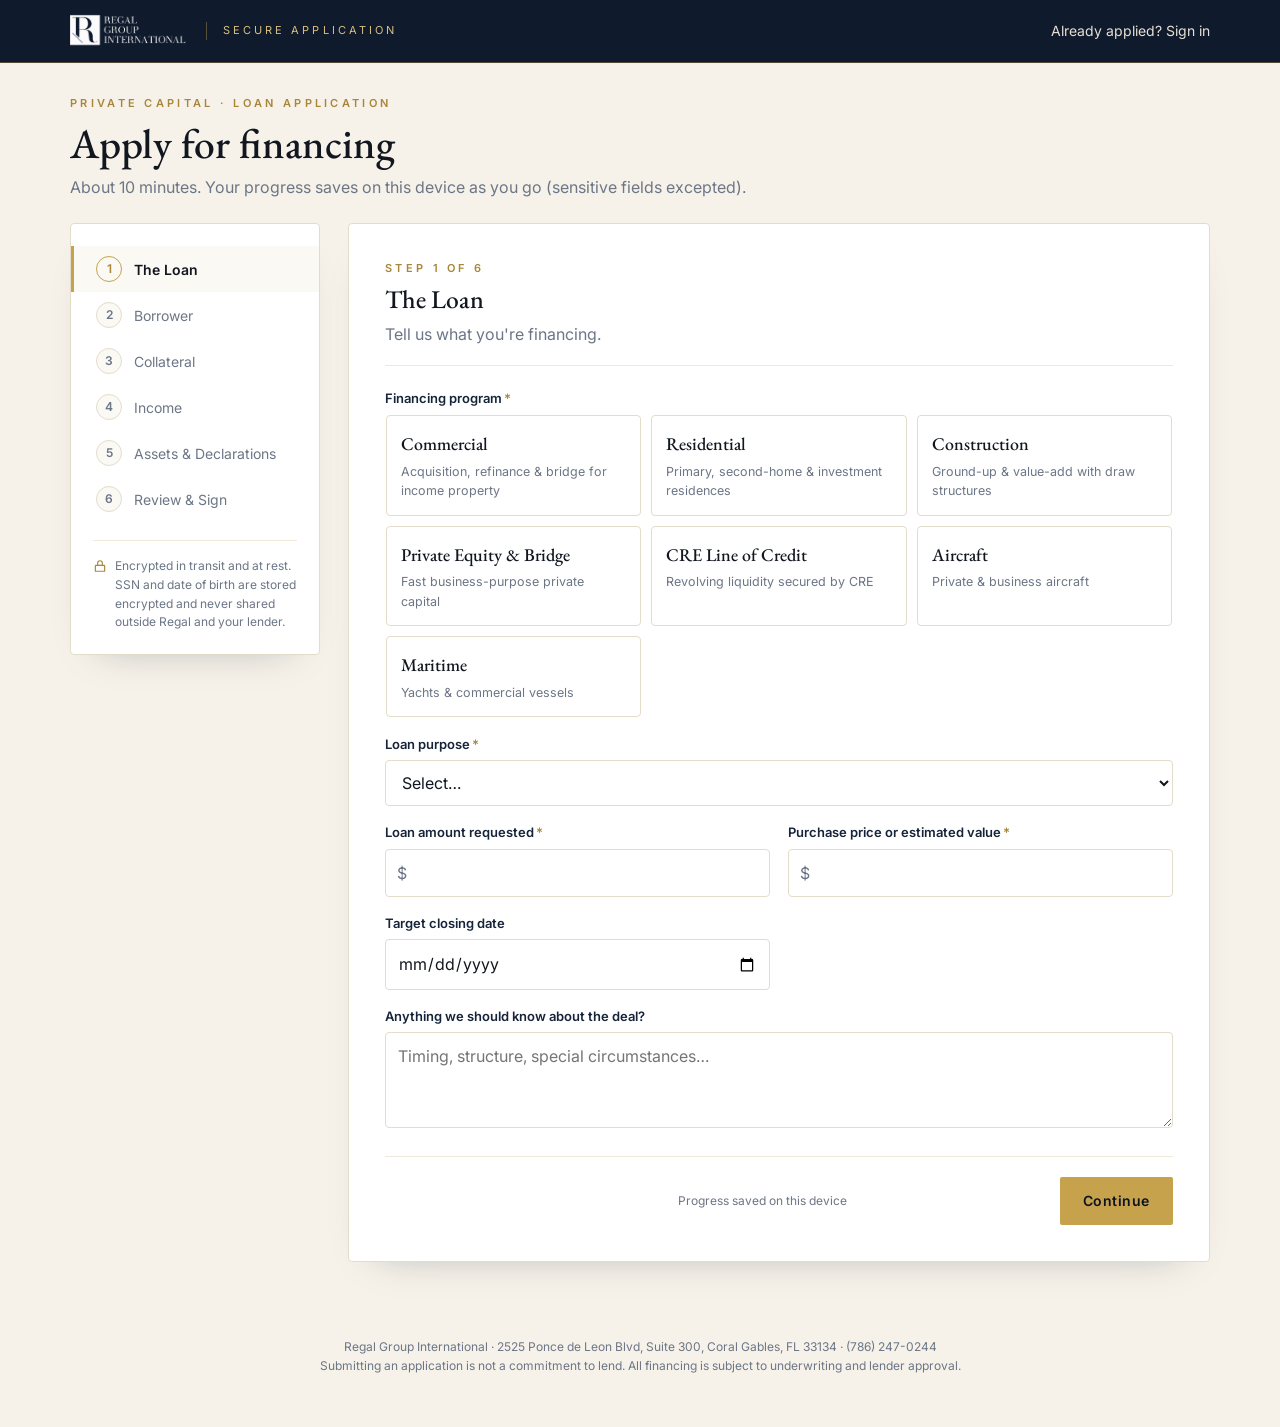
<file: apply/index.html>
<!doctype html>
<html lang="en">
<head>
  <meta charset="utf-8" />
  <meta name="viewport" content="width=device-width, initial-scale=1" />
  <title>Loan Application — Regal Group International</title>
  <meta name="description" content="Apply securely for commercial, residential, construction, bridge, aircraft and maritime financing with Regal Group International." />
  <meta name="robots" content="noindex" />
  <link rel="icon" href="/favicon.ico" sizes="any" />
  <link rel="preconnect" href="https://fonts.googleapis.com" />
  <link rel="preconnect" href="https://fonts.gstatic.com" crossorigin />
  <link href="https://fonts.googleapis.com/css2?family=EB+Garamond:wght@400;500;600&family=Inter:wght@400;500;600&display=swap" rel="stylesheet" />
  <link rel="stylesheet" href="/apply/portal.css?v=20260930" />
</head>
<body>
  <header class="ph">
    <div class="ph__in">
      <a class="ph__logo" href="/"><img src="/assets/img/regal-logo.png" alt="Regal Group International" /></a>
      <span class="ph__tag">Secure Application</span>
      <nav class="ph__right">
        <a href="/apply/portal.html">Already applied? Sign in</a>
      </nav>
    </div>
  </header>

  <main class="wrap">
    <p class="eyebrow">Private Capital · Loan Application</p>
    <h1>Apply for financing</h1>
    <p class="lead">About 10 minutes. Your progress saves on this device as you go (sensitive fields excepted).</p>

    <div class="app">
      <aside class="card steps" aria-label="Application steps">
        <ol id="stepList"></ol>
        <div class="steps__secure">
          <svg width="14" height="14" viewBox="0 0 24 24" fill="none" stroke="currentColor" stroke-width="2"><rect x="4" y="11" width="16" height="10" rx="1"/><path d="M8 11V7a4 4 0 0 1 8 0v4"/></svg>
          <span>Encrypted in transit and at rest. SSN and date of birth are stored encrypted and never shared outside Regal and your lender.</span>
        </div>
      </aside>

      <form class="card card__pad" id="appForm" novalidate>
        <div id="formErr" class="notice notice--err" hidden></div>
        <div class="step__head">
          <p class="eyebrow" id="stepCount"></p>
          <h2 id="stepTitle"></h2>
          <p class="lead" id="stepSub"></p>
        </div>
        <div id="review" class="review" hidden></div>
        <div class="grid" id="fields"></div>
        <div class="nav-row">
          <button type="button" class="btn btn--ghost" id="backBtn">Back</button>
          <span class="saved" id="savedNote"></span>
          <button type="submit" class="btn btn--gold" id="nextBtn">Continue</button>
        </div>
      </form>
    </div>
  </main>

  <p class="foot">Regal Group International · 2525 Ponce de Leon Blvd, Suite 300, Coral Gables, FL 33134 · (786) 247-0244<br />
    Submitting an application is not a commitment to lend. All financing is subject to underwriting and lender approval.</p>

  <script src="/assets/js/attribution.js?v=20260929"></script>
  <script src="/apply/config.js?v=20260929"></script>
  <script src="/apply/schema.js?v=20260930b"></script>
  <script src="/apply/apply.js?v=20260930"></script>
</body>
</html>
</file>
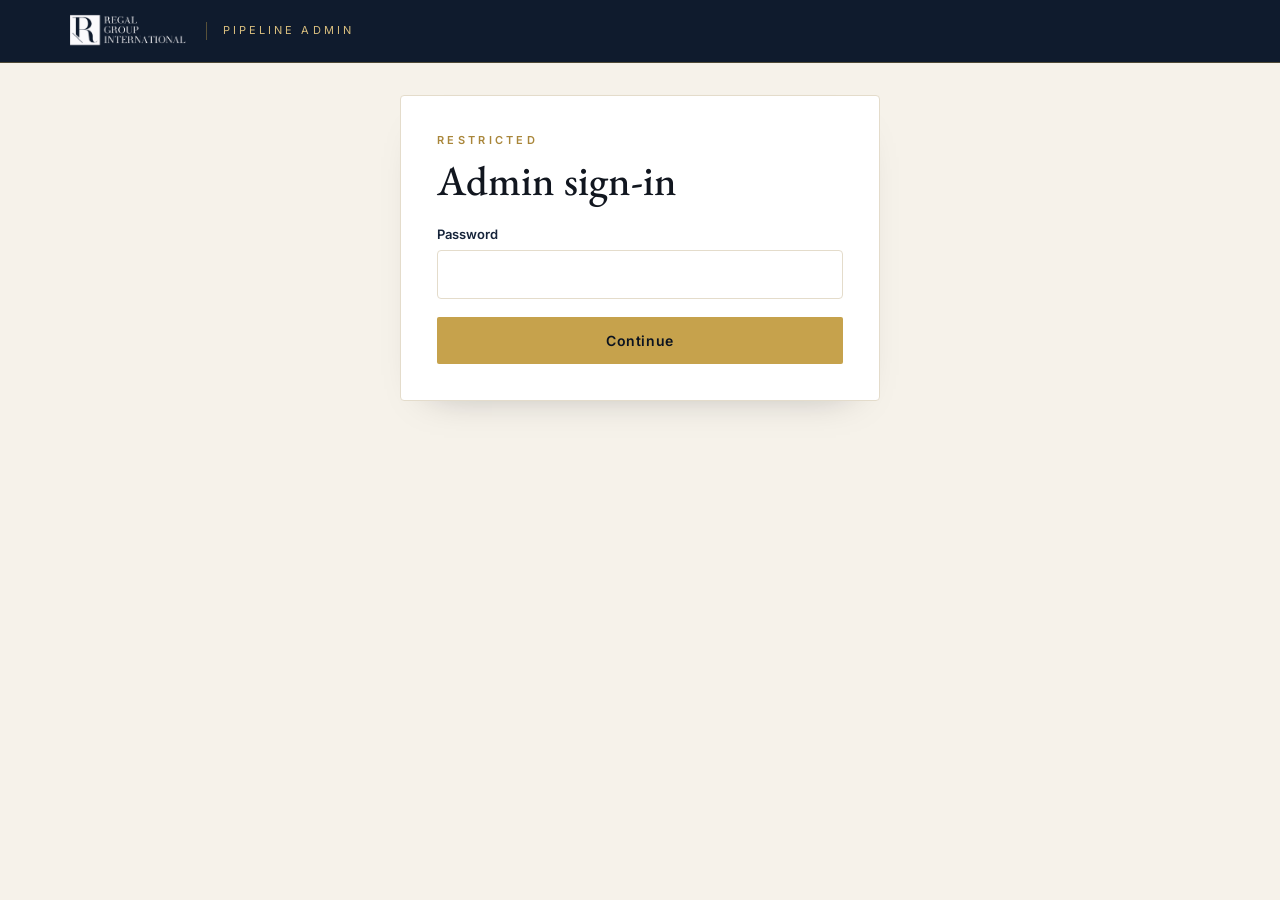
<file: apply/admin.html>
<!doctype html>
<html lang="en">
<head>
  <meta charset="utf-8" />
  <meta name="viewport" content="width=device-width, initial-scale=1" />
  <title>Pipeline Admin — Regal Group International</title>
  <meta name="robots" content="noindex, nofollow" />
  <link rel="icon" href="/favicon.ico" sizes="any" />
  <link rel="preconnect" href="https://fonts.googleapis.com" />
  <link rel="preconnect" href="https://fonts.gstatic.com" crossorigin />
  <link href="https://fonts.googleapis.com/css2?family=EB+Garamond:wght@400;500;600&family=Inter:wght@400;500;600&display=swap" rel="stylesheet" />
  <link rel="stylesheet" href="/apply/portal.css?v=20260930" />
</head>
<body>
  <header class="ph">
    <div class="ph__in">
      <a class="ph__logo" href="/"><img src="/assets/img/regal-logo.png" alt="Regal Group International" /></a>
      <span class="ph__tag">Pipeline Admin</span>
      <nav class="ph__right">
        <a href="#" id="homeLink" hidden>All applications</a>
        <button class="btn btn--ghost btn--sm" id="logoutBtn" style="color:var(--ivory);border-color:rgba(198,162,76,.4)" hidden>Sign out</button>
      </nav>
    </div>
  </header>

  <main class="wrap wrap--narrow" id="loginView" hidden>
    <div class="card card__pad">
      <p class="eyebrow">Restricted</p>
      <h1>Admin sign-in</h1>
      <div id="loginErr" class="notice notice--err" hidden style="margin-top:18px"></div>
      <form id="pwForm" class="stack" style="margin-top:20px">
        <div class="f"><label for="pw">Password</label><input type="password" id="pw" autocomplete="current-password" /></div>
        <button class="btn btn--gold" style="width:100%">Continue</button>
      </form>
      <form id="codeForm" class="stack" style="margin-top:20px" hidden>
        <p class="small muted" id="codeInfo">A sign-in code was sent to the admin mailbox.</p>
        <div class="f"><label for="code">6-digit code</label><input type="text" id="code" class="code-input" inputmode="numeric" autocomplete="one-time-code" maxlength="6" /></div>
        <button class="btn btn--gold" style="width:100%">Sign in</button>
      </form>
    </div>
  </main>

  <main class="wrap" id="listView" hidden>
    <p class="eyebrow">Online applications</p>
    <h1>Pipeline</h1>
    <div class="toolbar">
      <input type="search" id="q" placeholder="Search name, email, ref…" />
      <select id="stageFilter"><option value="">All stages</option></select>
      <span class="muted small" id="count"></span>
      <a class="btn btn--navy btn--sm" href="#partners" style="margin-left:auto">Referral partners</a>
    </div>
    <div class="card table-wrap"><table class="t"><thead><tr>
      <th>Ref</th><th>Borrower</th><th>Program</th><th>Amount</th><th>Source</th><th>Stage</th><th>Docs</th><th>Submitted</th>
    </tr></thead><tbody id="rows"></tbody></table></div>
  </main>

  <main class="wrap" id="detailView" hidden></main>

  <main class="wrap" id="partnersView" hidden>
    <p class="small"><a href="#">&larr; All applications</a></p>
    <p class="eyebrow">Referral partners</p>
    <h1>Partners</h1>
    <p class="lead">Give each partner their own link. Every application that comes through it is credited to them here, in your notification email, and on the HubSpot deal.</p>
    <div class="detail" style="margin-top:24px">
      <section class="stack">
        <div class="card card__pad">
          <div class="toolbar" style="margin:0 0 8px">
            <label class="small" for="linkTarget" style="font-weight:600">Copied links go to</label>
            <select id="linkTarget">
              <option value="apply">Loan application (borrower picks program)</option>
              <option value="home">Homepage</option>
            </select>
          </div>
          <div class="table-wrap"><table class="t" id="partnerTable"><thead><tr>
            <th>Partner</th><th>Link</th><th>Applications</th><th>Funded</th><th>Volume</th><th>Last</th><th></th>
          </tr></thead><tbody id="partnerRows"></tbody></table></div>
        </div>
        <div class="card card__pad small" id="unknownCodes" hidden></div>
      </section>
      <aside class="card card__pad">
        <h3>Add a partner</h3>
        <form id="partnerForm" class="stack" style="margin-top:12px">
          <div class="f"><label for="pName">Name</label><input type="text" id="pName" placeholder="Maria Lopez" required /></div>
          <div class="f"><label for="pFirm">Firm (optional)</label><input type="text" id="pFirm" placeholder="Lopez &amp; Partners CPA" /></div>
          <div class="f"><label for="pKind">Type</label>
            <select id="pKind"><option>CPA</option><option>Attorney</option><option>Realtor</option><option>Aircraft broker</option><option>Yacht broker</option><option>Financial advisor</option><option>Past client</option><option>Other</option></select></div>
          <div class="f"><label for="pEmail">Email (optional)</label><input type="email" id="pEmail" /></div>
          <button class="btn btn--gold btn--sm" style="width:100%">Create partner link</button>
        </form>
      </aside>
    </div>
  </main>
  <main class="wrap center" id="loadingView"><span class="spinner"></span></main>

  <script src="/apply/config.js?v=20260929"></script>
  <script src="/apply/schema.js?v=20260930b"></script>
  <script src="/apply/admin.js?v=20260930b"></script>
</body>
</html>
</file>
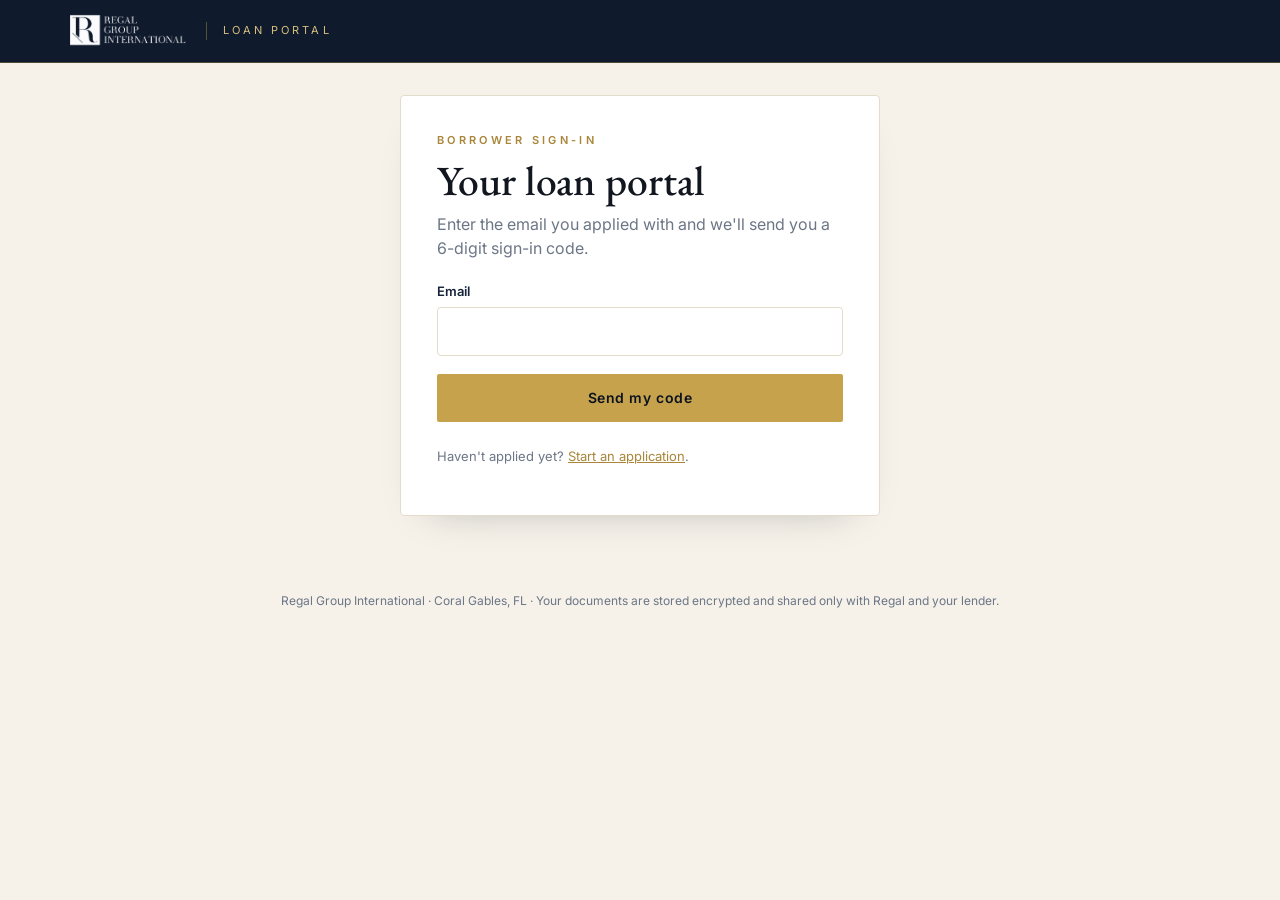
<file: apply/portal.html>
<!doctype html>
<html lang="en">
<head>
  <meta charset="utf-8" />
  <meta name="viewport" content="width=device-width, initial-scale=1" />
  <title>Loan Portal — Regal Group International</title>
  <meta name="robots" content="noindex" />
  <link rel="icon" href="/favicon.ico" sizes="any" />
  <link rel="preconnect" href="https://fonts.googleapis.com" />
  <link rel="preconnect" href="https://fonts.gstatic.com" crossorigin />
  <link href="https://fonts.googleapis.com/css2?family=EB+Garamond:wght@400;500;600&family=Inter:wght@400;500;600&display=swap" rel="stylesheet" />
  <link rel="stylesheet" href="/apply/portal.css?v=20260930" />
</head>
<body>
  <header class="ph">
    <div class="ph__in">
      <a class="ph__logo" href="/"><img src="/assets/img/regal-logo.png" alt="Regal Group International" /></a>
      <span class="ph__tag">Loan Portal</span>
      <nav class="ph__right">
        <span class="ph__who" id="who"></span>
        <button class="btn btn--ghost btn--sm" id="logoutBtn" style="color:var(--ivory);border-color:rgba(198,162,76,.4)" hidden>Sign out</button>
      </nav>
    </div>
  </header>

  <!-- Sign in -->
  <main class="wrap wrap--narrow" id="loginView" hidden>
    <div class="card card__pad">
      <p class="eyebrow">Borrower sign-in</p>
      <h1>Your loan portal</h1>
      <p class="lead" id="loginLead">Enter the email you applied with and we'll send you a 6-digit sign-in code.</p>
      <div id="loginErr" class="notice notice--err" hidden style="margin-top:18px"></div>
      <div id="loginInfo" class="notice notice--info" hidden style="margin-top:18px"></div>
      <form id="emailForm" class="stack" style="margin-top:20px" novalidate>
        <div class="f"><label for="loginEmail">Email</label><input type="email" id="loginEmail" autocomplete="email" required /></div>
        <button class="btn btn--gold" type="submit" style="width:100%">Send my code</button>
      </form>
      <form id="codeForm" class="stack" style="margin-top:20px" novalidate hidden>
        <div class="f"><label for="loginCode">6-digit code</label><input type="text" id="loginCode" class="code-input" inputmode="numeric" autocomplete="one-time-code" maxlength="6" /></div>
        <button class="btn btn--gold" type="submit" style="width:100%">Sign in</button>
        <button class="linkbtn" type="button" id="resendBtn">Use a different email / resend code</button>
      </form>
      <p class="small muted" style="margin-top:24px">Haven't applied yet? <a href="/apply/">Start an application</a>.</p>
    </div>
  </main>

  <!-- Dashboard -->
  <main class="wrap" id="dashView" hidden>
    <div id="welcome" class="notice notice--ok" hidden></div>
    <div id="appTabs" class="toolbar" hidden></div>
    <section class="card card__pad" id="loanHead"></section>
    <div class="pgrid">
      <section class="card card__pad" id="needs"></section>
      <aside class="stack side">
        <div class="card card__pad">
          <h3>Your loan advisor</h3>
          <div class="contact">
            <img src="/assets/img/juan-ayala.jpg" alt="Juan Ayala" />
            <p><strong>Juan Ayala</strong><br />Principal<br /><a href="tel:+17862470244">(786) 247-0244</a><br /><a href="mailto:j.ayala@regalgroupintl.com">j.ayala@regalgroupintl.com</a></p>
          </div>
        </div>
        <div class="card card__pad small">
          <h3>Upload tips</h3>
          <p class="muted" style="margin:0">PDF preferred; clear phone photos are fine. Up to 25 MB per file. You can drag files onto any item. Include all pages of statements, even blank ones.</p>
        </div>
        <div class="card card__pad small">
          <h3>Another deal?</h3>
          <p class="muted" style="margin:0 0 12px">Apply again with the same email and it will appear here.</p>
          <a class="btn btn--ghost btn--sm" href="/apply/">New application</a>
        </div>
      </aside>
    </div>
  </main>

  <main class="wrap center" id="loadingView"><span class="spinner"></span></main>

  <p class="foot">Regal Group International · Coral Gables, FL · Your documents are stored encrypted and shared only with Regal and your lender.</p>

  <script src="/apply/config.js?v=20260929"></script>
  <script src="/apply/schema.js?v=20260930b"></script>
  <script src="/apply/portal.js?v=20260930"></script>
</body>
</html>
</file>
<file: assets/css/styles.css>
/* =========================================================
   Regal Group International — Premium real estate capital
   Palette: deep navy + champagne gold + warm ivory
   ========================================================= */

:root {
  --navy-900: #0B1320;
  --navy-800: #0F1B2D;
  --navy-700: #16243a;
  --navy-600: #1d2f49;
  --ink: #11161f;
  --ivory: #F6F2EA;
  --ivory-dim: #E7E0D3;
  --paper: #FBF9F4;
  --gold: #C6A24C;
  --gold-soft: #D8BE7E;
  --gold-deep: #A9863A;
  --muted: #6c7686;
  --line: rgba(198, 162, 76, 0.22);
  --shadow-lg: 0 30px 80px -30px rgba(7, 12, 22, 0.55);
  --shadow-md: 0 18px 40px -22px rgba(7, 12, 22, 0.45);

  --serif: "EB Garamond", Georgia, "Times New Roman", serif;
  --sans: "Inter", system-ui, -apple-system, sans-serif;

  --container: 1180px;
  --ease: cubic-bezier(0.22, 0.61, 0.36, 1);
}

/* ---------- Reset ---------- */
*, *::before, *::after { box-sizing: border-box; }
html { scroll-behavior: smooth; -webkit-text-size-adjust: 100%; }
body {
  margin: 0;
  font-family: var(--sans);
  font-weight: 400;
  color: var(--ink);
  background: var(--paper);
  line-height: 1.65;
  font-size: 17px;
  -webkit-font-smoothing: antialiased;
}
img { max-width: 100%; display: block; }
a { color: inherit; text-decoration: none; }
ul, ol { margin: 0; padding: 0; list-style: none; }

.container {
  width: 100%;
  max-width: var(--container);
  margin-inline: auto;
  padding-inline: 28px;
}

/* ---------- Typography helpers ---------- */
.eyebrow {
  font-size: 12px;
  letter-spacing: 0.32em;
  text-transform: uppercase;
  font-weight: 500;
  color: var(--gold-deep);
  margin: 0 0 18px;
}
.eyebrow--gold { color: var(--gold-soft); }

.section__title {
  font-family: var(--serif);
  font-weight: 500;
  font-size: clamp(2rem, 4vw, 3.1rem);
  line-height: 1.08;
  letter-spacing: -0.01em;
  margin: 0 0 22px;
}
.section__intro {
  font-size: 1.075rem;
  color: var(--muted);
  max-width: 56ch;
  margin: 0;
}
.section { padding: clamp(72px, 9vw, 130px) 0; }
.section__head { max-width: 720px; margin-bottom: 56px; }

.section--dark {
  background: var(--navy-900);
  color: var(--ivory);
}
.section--dark .section__intro { color: rgba(246, 242, 234, 0.66); }
.section--muted { background: var(--paper); }

/* ---------- Buttons ---------- */
.btn {
  display: inline-flex;
  align-items: center;
  justify-content: center;
  gap: 8px;
  font-family: var(--sans);
  font-size: 0.95rem;
  font-weight: 500;
  letter-spacing: 0.02em;
  padding: 15px 30px;
  border-radius: 2px;
  border: 1px solid transparent;
  cursor: pointer;
  transition: transform 0.4s var(--ease), background 0.3s, color 0.3s, border-color 0.3s;
}
.btn--sm { padding: 10px 20px; font-size: 0.86rem; }
.btn--block { width: 100%; }
.btn--gold {
  background: linear-gradient(180deg, var(--gold-soft), var(--gold));
  color: var(--navy-900);
  box-shadow: var(--shadow-md);
}
.btn--gold:hover { transform: translateY(-2px); background: var(--gold-soft); }
.btn--ghost {
  border-color: rgba(246, 242, 234, 0.4);
  color: var(--ivory);
}
.btn--ghost:hover { border-color: var(--gold-soft); color: var(--gold-soft); transform: translateY(-2px); }

.link-arrow {
  font-weight: 500;
  color: var(--gold-deep);
  border-bottom: 1px solid var(--line);
  padding-bottom: 3px;
  transition: color 0.3s, border-color 0.3s;
}
.link-arrow:hover { color: var(--gold); border-color: var(--gold); }

/* ---------- Brand mark ---------- */
.brand { display: inline-flex; align-items: center; gap: 13px; }
.brand__mark {
  width: 44px; height: 44px;
  object-fit: contain;
  flex: none;
}
.brand__text { display: flex; flex-direction: column; line-height: 1; }
.brand__name { font-weight: 600; letter-spacing: 0.18em; font-size: 0.82rem; }
.brand__sub { font-size: 0.62rem; letter-spacing: 0.42em; color: var(--gold-deep); margin-top: 4px; }

/* ---------- Nav ---------- */
.nav {
  position: fixed; inset: 0 0 auto 0;
  z-index: 50;
  padding: 18px 0;
  transition: background 0.4s var(--ease), padding 0.4s var(--ease), box-shadow 0.4s;
}
.nav--scrolled {
  background: rgba(11, 19, 32, 0.92);
  backdrop-filter: blur(14px);
  padding: 12px 0;
  box-shadow: 0 1px 0 rgba(198,162,76,0.18);
}
.nav__inner { display: flex; align-items: center; justify-content: space-between; gap: 24px; }
.nav .brand__name, .nav .brand__sub { color: var(--ivory); }
.nav--scrolled .brand__sub { color: var(--gold-soft); }
.nav__links { display: flex; gap: 32px; }
.nav__links a {
  font-size: 0.9rem;
  color: rgba(246, 242, 234, 0.82);
  letter-spacing: 0.02em;
  position: relative;
  padding: 4px 0;
  transition: color 0.3s;
}
.nav__links a::after {
  content: ""; position: absolute; left: 0; bottom: -2px;
  width: 0; height: 1px; background: var(--gold-soft);
  transition: width 0.35s var(--ease);
}
.nav__links a:hover { color: var(--ivory); }
.nav__links a:hover::after { width: 100%; }
.nav__cta { display: flex; align-items: center; gap: 20px; }
.nav__phone { font-size: 0.9rem; color: var(--gold-soft); font-weight: 500; letter-spacing: 0.02em; }
.nav__phone:hover { color: var(--ivory); }

.nav__toggle {
  display: none;
  flex-direction: column; gap: 5px;
  background: none; border: 0; cursor: pointer; padding: 6px;
}
.nav__toggle span { width: 24px; height: 2px; background: var(--ivory); transition: 0.3s; }
.nav__mobile { display: none; }

/* ---------- Hero ---------- */
.hero {
  position: relative;
  min-height: 100vh;
  display: flex;
  align-items: center;
  color: var(--ivory);
  overflow: hidden;
  padding: 140px 0 90px;
}
.hero__bg {
  position: absolute; inset: 0;
  background:
    radial-gradient(120% 90% at 75% 15%, #1f3354 0%, transparent 60%),
    linear-gradient(160deg, var(--navy-800) 0%, var(--navy-900) 55%, #070d17 100%);
}
.hero__bg::after {
  content: ""; position: absolute; inset: 0;
  background:
    radial-gradient(60% 50% at 80% 20%, rgba(198,162,76,0.18), transparent 70%),
    radial-gradient(40% 40% at 12% 85%, rgba(198,162,76,0.08), transparent 70%);
}
.hero__veil {
  position: absolute; inset: 0;
  background-image:
    linear-gradient(rgba(198,162,76,0.05) 1px, transparent 1px),
    linear-gradient(90deg, rgba(198,162,76,0.05) 1px, transparent 1px);
  background-size: 64px 64px;
  mask-image: radial-gradient(80% 80% at 70% 30%, #000 30%, transparent 75%);
  opacity: 0.6;
}
.hero__inner { position: relative; max-width: 860px; }
.hero__title {
  font-family: var(--serif);
  font-weight: 500;
  font-size: clamp(2.8rem, 7vw, 5.4rem);
  line-height: 1.02;
  letter-spacing: -0.015em;
  margin: 0 0 28px;
}
.hero__title em { color: var(--gold-soft); font-style: italic; }
.hero__lede {
  font-size: clamp(1.05rem, 1.6vw, 1.3rem);
  color: rgba(246, 242, 234, 0.78);
  max-width: 60ch;
  margin: 0 0 38px;
  font-weight: 300;
}
.hero__actions { display: flex; flex-wrap: wrap; gap: 16px; margin-bottom: 54px; }
.hero__trust {
  display: flex; align-items: center; flex-wrap: wrap; gap: 18px;
  font-size: 0.82rem; letter-spacing: 0.14em; text-transform: uppercase;
  color: rgba(246, 242, 234, 0.6);
}
.hero__trust i { width: 5px; height: 5px; border-radius: 50%; background: var(--gold); display: inline-block; }

/* ---------- Stats ---------- */
.stats { background: var(--navy-900); color: var(--ivory); padding: 0; }
.stats__grid {
  display: grid;
  grid-template-columns: repeat(4, 1fr);
  border-top: 1px solid var(--line);
}
.stat {
  padding: 46px 24px;
  text-align: center;
  border-right: 1px solid var(--line);
}
.stat:last-child { border-right: 0; }
.stat__num {
  display: block;
  font-family: var(--serif);
  font-size: clamp(2.4rem, 4vw, 3.4rem);
  font-weight: 500;
  color: var(--gold-soft);
  line-height: 1;
  margin-bottom: 12px;
}
.stat__label {
  font-size: 0.78rem; letter-spacing: 0.16em; text-transform: uppercase;
  color: rgba(246, 242, 234, 0.6);
}

/* ---------- About ---------- */
.about__grid {
  display: grid;
  grid-template-columns: 0.85fr 1.15fr;
  gap: clamp(40px, 6vw, 90px);
  align-items: center;
}
.about__frame { position: relative; }
.about__portrait {
  aspect-ratio: 4 / 5;
  border-radius: 4px;
  background:
    linear-gradient(160deg, rgba(198,162,76,0.25), rgba(11,19,32,0.05)),
    linear-gradient(160deg, var(--navy-700), var(--navy-900));
  box-shadow: var(--shadow-lg);
  position: relative;
  overflow: hidden;
}
.about__frame::before {
  content: ""; position: absolute; inset: 18px -18px -18px 18px;
  border: 1px solid var(--line); border-radius: 4px; z-index: -1;
}
.about__plate {
  position: absolute; left: 20px; bottom: 20px;
  background: rgba(11, 19, 32, 0.82);
  backdrop-filter: blur(6px);
  border: 1px solid var(--line);
  padding: 14px 20px; border-radius: 3px;
}
.about__plate-name { display: block; font-family: var(--serif); font-size: 1.3rem; color: var(--ivory); }
.about__plate-role { font-size: 0.72rem; letter-spacing: 0.22em; text-transform: uppercase; color: var(--gold-soft); }
.about__copy p { color: #3a414d; margin: 0 0 18px; }
.about__points { margin-top: 28px; display: grid; gap: 14px; }
.about__points li {
  position: relative; padding-left: 26px; color: #3a414d;
}
.about__points li::before {
  content: ""; position: absolute; left: 0; top: 11px;
  width: 9px; height: 9px; background: var(--gold); border-radius: 50%;
  box-shadow: 0 0 0 4px rgba(198,162,76,0.16);
}

/* ---------- Services ---------- */
.services__grid {
  display: grid;
  grid-template-columns: repeat(3, 1fr);
  gap: 1px;
  background: var(--line);
  border: 1px solid var(--line);
}
.service {
  background: var(--navy-900);
  padding: 42px 34px;
  transition: background 0.4s var(--ease), transform 0.4s var(--ease);
}
.service:hover { background: var(--navy-700); }
.service__index {
  font-family: var(--serif); font-size: 1.1rem; color: var(--gold-soft);
  display: block; margin-bottom: 22px; letter-spacing: 0.1em;
}
.service h3 {
  font-family: var(--serif); font-weight: 500; font-size: 1.5rem;
  margin: 0 0 12px; color: var(--ivory);
}
.service p { margin: 0; color: rgba(246, 242, 234, 0.66); font-size: 0.98rem; }
.service--cta { background: linear-gradient(160deg, var(--navy-700), var(--navy-900)); }
.service--cta .link-arrow { display: inline-block; margin-top: 18px; color: var(--gold-soft); border-color: var(--line); }
.service--cta .link-arrow:hover { color: var(--gold); }

/* Group label (e.g. "Real Estate Capital") */
.group-label {
  display: flex; align-items: center; gap: 18px;
  margin: 0 0 22px;
  font-size: 0.74rem; letter-spacing: 0.26em; text-transform: uppercase;
  color: rgba(246, 242, 234, 0.55);
}
.group-label span { flex: none; }
.group-label::after {
  content: ""; flex: 1 1 auto; height: 1px;
  background: linear-gradient(90deg, var(--line), transparent);
}

/* ---------- Beyond Real Estate (specialty assets) ---------- */
.beyond {
  margin-top: 26px;
  border: 1px solid var(--line);
  border-radius: 6px;
  background:
    radial-gradient(120% 140% at 100% 0%, rgba(198,162,76,0.12), transparent 55%),
    linear-gradient(160deg, var(--navy-700), var(--navy-900));
  padding: clamp(32px, 4vw, 52px);
  position: relative;
  overflow: hidden;
}
.beyond::before {
  content: ""; position: absolute; left: 0; top: 0; bottom: 0;
  width: 3px; background: linear-gradient(180deg, var(--gold-soft), transparent);
}
.beyond__head { max-width: 620px; margin-bottom: 34px; }
.beyond__title {
  font-family: var(--serif); font-weight: 500;
  font-size: clamp(1.6rem, 3vw, 2.2rem); line-height: 1.1;
  margin: 0 0 12px; color: var(--ivory);
}
.beyond__intro { margin: 0; color: rgba(246, 242, 234, 0.66); font-size: 1.02rem; }
.beyond__grid {
  display: grid; grid-template-columns: 1fr 1fr; gap: 22px;
}
.beyond-card {
  position: relative;
  padding: 0;
  background: rgba(11, 19, 32, 0.5);
  border: 1px solid var(--line);
  border-radius: 5px;
  overflow: hidden;
  transition: transform 0.4s var(--ease), border-color 0.4s, background 0.4s;
}
.beyond-card:hover { transform: translateY(-3px); border-color: rgba(198,162,76,0.5); background: rgba(11,19,32,0.72); }
.beyond-card:hover .plate__img { filter: grayscale(0.18) contrast(1.04) brightness(0.92); }
.beyond-card__media {
  position: relative;
  height: 200px;
  border-radius: 0;
  border-bottom: 1px solid var(--line);
}
.beyond-card__media .plate__img { transition: filter 0.5s var(--ease); }
.beyond-card__body { padding: 38px 30px 32px; }
.beyond-card__icon {
  position: absolute; left: 26px; top: 200px;
  transform: translateY(-50%);
  width: 52px; height: 52px;
  display: grid; place-items: center;
  border-radius: 50%;
  color: var(--gold-soft);
  background: var(--navy-800);
  border: 1px solid var(--gold-deep);
  box-shadow: 0 10px 24px -10px rgba(0,0,0,0.6);
  z-index: 3;
}
.beyond-card__icon svg { width: 24px; height: 24px; }
.beyond-card .service__index { margin-bottom: 10px; }
.beyond-card h3 {
  font-family: var(--serif); font-weight: 500; font-size: 1.5rem;
  margin: 0 0 12px; color: var(--ivory);
}
.beyond-card p { margin: 0; color: rgba(246, 242, 234, 0.66); font-size: 0.98rem; }

/* Real Estate Capital photo banner */
.re-banner {
  position: relative;
  height: clamp(190px, 26vw, 300px);
  margin-bottom: 22px;
  border: 1px solid var(--line);
}
.re-banner__caption {
  position: absolute; left: 30px; bottom: 26px; z-index: 3;
  font-size: 0.76rem; letter-spacing: 0.22em; text-transform: uppercase;
  color: var(--ivory);
  padding-left: 16px;
}
.re-banner__caption::before {
  content: ""; position: absolute; left: 0; top: 50%;
  width: 8px; height: 8px; transform: translateY(-50%) rotate(45deg);
  background: var(--gold);
}

/* ---------- Process ---------- */
.process__steps {
  display: grid;
  grid-template-columns: repeat(4, 1fr);
  gap: 28px;
  counter-reset: step;
}
.process__steps li {
  position: relative;
  padding-top: 30px;
  border-top: 2px solid var(--line);
}
.process__num {
  font-family: var(--serif); font-size: 2.2rem; color: var(--gold);
  display: block; margin-bottom: 12px; line-height: 1;
}
.process__steps h3 { font-family: var(--serif); font-weight: 500; font-size: 1.35rem; margin: 0 0 8px; }
.process__steps p { margin: 0; color: var(--muted); font-size: 0.96rem; }

/* ---------- Clients / quotes ---------- */
.clients__grid {
  display: grid;
  grid-template-columns: repeat(3, 1fr);
  gap: 26px;
}
.quote {
  margin: 0;
  background: #fff;
  border: 1px solid var(--line);
  border-radius: 4px;
  padding: 38px 32px;
  box-shadow: var(--shadow-md);
  position: relative;
}
.quote::before {
  content: "\201C";
  font-family: var(--serif);
  position: absolute; top: 6px; left: 22px;
  font-size: 4.5rem; color: rgba(198,162,76,0.28); line-height: 1;
}
.quote blockquote {
  margin: 24px 0 22px;
  font-family: var(--serif);
  font-size: 1.32rem;
  line-height: 1.4;
  color: var(--ink);
}
.quote figcaption { font-size: 0.85rem; color: var(--muted); font-weight: 500; }
.quote__tag {
  display: inline-block;
  margin-top: 6px;
  font-size: 0.66rem; letter-spacing: 0.08em; text-transform: uppercase;
  color: var(--gold-deep);
  background: rgba(198,162,76,0.1);
  border: 1px dashed var(--line);
  padding: 2px 8px; border-radius: 3px;
}

/* ---------- Contact ---------- */
.contact__grid {
  display: grid;
  grid-template-columns: 1fr 1fr;
  gap: clamp(40px, 6vw, 80px);
  align-items: start;
}
.contact__details { margin-top: 38px; display: grid; gap: 24px; }
.contact__details li { font-size: 1.02rem; color: rgba(246,242,234,0.85); }
.contact__details a { color: var(--gold-soft); }
.contact__details a:hover { color: var(--ivory); }
.contact__label {
  display: block; font-size: 0.72rem; letter-spacing: 0.2em; text-transform: uppercase;
  color: var(--gold-deep); margin-bottom: 6px;
}

.contact__form {
  background: rgba(246, 242, 234, 0.04);
  border: 1px solid var(--line);
  border-radius: 6px;
  padding: 34px;
  backdrop-filter: blur(4px);
}
.field { margin-bottom: 20px; }
.field--split { display: grid; grid-template-columns: 1fr 1fr; gap: 16px; }
.field label {
  display: block; font-size: 0.78rem; letter-spacing: 0.1em; text-transform: uppercase;
  color: rgba(246,242,234,0.7); margin-bottom: 8px;
}
.field input, .field select, .field textarea {
  width: 100%;
  background: rgba(11,19,32,0.5);
  border: 1px solid rgba(246,242,234,0.16);
  border-radius: 3px;
  color: var(--ivory);
  font-family: var(--sans); font-size: 0.98rem;
  padding: 13px 15px;
  transition: border-color 0.3s, box-shadow 0.3s;
}
.field textarea { resize: vertical; }
.field input:focus, .field select:focus, .field textarea:focus {
  outline: none;
  border-color: var(--gold-soft);
  box-shadow: 0 0 0 3px rgba(198,162,76,0.16);
}
.field select option { color: #11161f; }
.form__note { margin: 16px 0 0; font-size: 0.9rem; color: var(--gold-soft); min-height: 1.2em; }

/* ---------- Recent Transactions ---------- */
.tx__head { max-width: 680px; margin: 0 0 44px; }
.tx__grid { display: grid; grid-template-columns: repeat(3, 1fr); gap: 26px; }
.tx-card {
  background: var(--navy-800);
  border: 1px solid rgba(198,162,76,0.25);
  border-radius: 6px; overflow: hidden;
  display: flex; flex-direction: column;
  transition: transform 0.4s var(--ease), border-color 0.4s var(--ease), box-shadow 0.4s var(--ease);
}
.tx-card:hover { transform: translateY(-5px); border-color: var(--gold-soft); box-shadow: 0 24px 50px rgba(0,0,0,0.42); }
.tx-card__media { position: relative; aspect-ratio: 16 / 10; overflow: hidden; }
.tx-card__media img { width: 100%; height: 100%; object-fit: cover; display: block; transition: transform 0.6s var(--ease); }
.tx-card:hover .tx-card__media img { transform: scale(1.04); }
.tx-card__badge {
  position: absolute; top: 15px; left: 15px;
  background: rgba(11,19,32,0.78); color: var(--gold-soft);
  font-family: var(--sans); font-size: 0.64rem; font-weight: 600;
  letter-spacing: 0.18em; text-transform: uppercase;
  padding: 7px 13px; border: 1px solid rgba(198,162,76,0.45); border-radius: 999px;
  backdrop-filter: blur(4px);
}
.tx-card__body { padding: 26px 28px 30px; text-align: center; }
.tx-card__amount { font-family: var(--serif); font-size: 2.1rem; color: var(--ivory); margin: 0; line-height: 1; }
.tx-card__loc { font-family: var(--serif); font-style: italic; font-size: 1.15rem; color: var(--gold-soft); margin: 8px 0 0; }
.tx-card__tags {
  display: flex; flex-wrap: wrap; justify-content: center;
  margin: 18px 0 0; padding: 16px 0 0; list-style: none;
  border-top: 1px solid rgba(246,242,234,0.10);
}
.tx-card__tags li { font-family: var(--sans); font-size: 0.76rem; letter-spacing: 0.04em; color: rgba(246,242,234,0.78); }
.tx-card__tags li:not(:last-child)::after { content: "·"; margin: 0 10px; color: var(--gold-deep); }
.tx-card__terms { margin: 16px 0 0; font-family: var(--sans); font-size: 0.9rem; font-weight: 600; letter-spacing: 0.04em; color: var(--gold); }
.tx__note { margin: 36px auto 0; max-width: 640px; text-align: center; font-size: 0.76rem; color: var(--muted); }
@media (max-width: 980px) {
  .tx__grid { grid-template-columns: 1fr; gap: 24px; max-width: 440px; margin: 0 auto; }
  .tx-card__amount { font-size: 2.4rem; }
}

/* ---------- FAQ ---------- */
.faq__head { max-width: 720px; margin: 0 0 36px; }
.faq__list { max-width: 860px; }
.faq__item {
  border-top: 1px solid rgba(198,162,76,0.22);
  padding: 4px 0;
}
.faq__item:last-child { border-bottom: 1px solid rgba(198,162,76,0.22); }
.faq__item summary {
  list-style: none; cursor: pointer;
  display: flex; align-items: center; justify-content: space-between; gap: 18px;
  padding: 22px 4px;
  font-family: var(--serif); font-size: 1.18rem; color: var(--ink);
  transition: color 0.3s;
}
.faq__item summary::-webkit-details-marker { display: none; }
.faq__item summary::after {
  content: "+"; flex: none;
  font-family: var(--sans); font-size: 1.5rem; line-height: 1;
  color: var(--gold-deep); transition: transform 0.35s var(--ease), color 0.3s;
}
.faq__item[open] summary { color: var(--gold-deep); }
.faq__item[open] summary::after { transform: rotate(45deg); }
.faq__item summary:hover { color: var(--gold-deep); }
.faq__item p {
  margin: 0 4px 22px; padding-right: 40px;
  color: var(--muted); font-size: 1rem; line-height: 1.7;
}

/* ---------- Footer ---------- */
.footer { background: #070d17; color: rgba(246,242,234,0.7); padding: 56px 0 36px; }
.footer__inner {
  display: grid;
  grid-template-columns: 1.5fr 1fr 1.5fr;
  gap: 40px; align-items: start;
}
.footer__brand { display: flex; gap: 14px; align-items: center; }
.footer__brand strong { color: var(--ivory); letter-spacing: 0.1em; font-size: 0.82rem; }
.footer__brand small { color: var(--muted); }
.footer__yt {
  display: inline-flex; align-items: center; gap: 10px;
  margin-top: 16px; padding: 8px 14px 8px 10px;
  border: 1px solid rgba(198,162,76,0.32); border-radius: 999px;
  transition: border-color 0.3s, background 0.3s;
}
.footer__yt svg { width: 22px; height: 22px; flex: none; fill: var(--gold-soft); transition: fill 0.3s; }
.footer__yt span { display: flex; flex-direction: column; line-height: 1.25; }
.footer__yt strong {
  color: var(--ivory); font-family: var(--serif);
  font-size: 0.92rem; letter-spacing: 0.02em; font-weight: 500;
}
.footer__yt small { color: var(--gold-soft); font-size: 0.68rem; letter-spacing: 0.06em; }
.footer__yt:hover { border-color: var(--gold-soft); background: rgba(198,162,76,0.08); }
.footer__yt:hover svg { fill: var(--gold); }
.footer__heading {
  font-size: 0.72rem; letter-spacing: 0.2em; text-transform: uppercase;
  color: var(--gold-soft); font-weight: 500; margin: 0 0 16px;
}
.footer__links { display: flex; flex-direction: column; gap: 11px; }
.footer__links a { font-size: 0.9rem; color: rgba(246,242,234,0.72); transition: color 0.3s; }
.footer__links a:hover { color: var(--gold-soft); }
.footer__legalrow {
  margin-top: 40px; padding-top: 24px;
  border-top: 1px solid rgba(246,242,234,0.08);
}
.footer__legal { text-align: center; font-size: 0.82rem; margin: 0; color: var(--muted); }
.footer__legal small { display: block; margin-top: 6px; color: var(--muted); font-size: 0.74rem; }

/* ---------- Reveal animation ---------- */
.reveal { opacity: 0; transform: translateY(26px); transition: opacity 0.8s var(--ease), transform 0.8s var(--ease); }
.reveal.in { opacity: 1; transform: none; }

/* ---------- Responsive ---------- */
@media (max-width: 920px) {
  .nav__links, .nav__cta { display: none; }
  .nav__toggle { display: flex; }
  .nav__mobile {
    display: flex; flex-direction: column; gap: 4px;
    padding: 0 28px;
    max-height: 0; overflow: hidden;
    background: rgba(11,19,32,0.97);
    transition: max-height 0.45s var(--ease), padding 0.45s var(--ease);
  }
  .nav__mobile.open { max-height: 460px; padding: 18px 28px 26px; }
  .nav__mobile a { color: var(--ivory); padding: 12px 0; border-bottom: 1px solid rgba(246,242,234,0.08); }
  .nav__mobile .btn { margin-top: 12px; }
  .nav--scrolled, .nav { background: rgba(11,19,32,0.92); backdrop-filter: blur(14px); }

  .about__grid { grid-template-columns: 1fr; }
  .about__media { max-width: 360px; }
  .services__grid { grid-template-columns: 1fr 1fr; }
  .beyond__grid { grid-template-columns: 1fr; }
  .process__steps { grid-template-columns: 1fr 1fr; gap: 36px; }
  .clients__grid { grid-template-columns: 1fr; }
  .contact__grid { grid-template-columns: 1fr; }
  .footer__inner { grid-template-columns: 1fr 1fr; gap: 32px 24px; }
  .footer__brand { grid-column: 1 / -1; }
  .footer__legal { text-align: center; }
}
@media (max-width: 560px) {
  .stats__grid { grid-template-columns: 1fr 1fr; }
  .stat:nth-child(2n) { border-right: 0; }
  .stat:nth-child(-n+2) { border-bottom: 1px solid var(--line); }
  .services__grid { grid-template-columns: 1fr; }
  .beyond-card__media { height: 170px; }
  .beyond-card__body { padding: 34px 24px 28px; }
  .process__steps { grid-template-columns: 1fr; }
  .field--split { grid-template-columns: 1fr; }
  .hero { padding-top: 120px; }
}

/* ---- Newsletter — The Capital Brief ---- */
.newsletter__inner { max-width: 680px; margin: 0 auto; text-align: center; }
.newsletter__inner .section__intro { margin-left: auto; margin-right: auto; }
.newsletter__form {
  display: flex; flex-wrap: wrap; gap: 12px; justify-content: center;
  margin: 28px auto 0; max-width: 600px;
}
.newsletter__form input {
  flex: 1 1 200px; min-width: 0;
  background: var(--paper);
  border: 1px solid var(--line);
  border-radius: 3px;
  color: var(--ink);
  font-family: var(--sans); font-size: 0.98rem;
  padding: 13px 15px;
  transition: border-color 0.3s, box-shadow 0.3s;
}
.newsletter__form input:focus {
  outline: none;
  border-color: var(--gold-deep);
  box-shadow: 0 0 0 3px rgba(198,162,76,0.18);
}
.newsletter__form .btn { flex: 0 0 auto; }
.newsletter__note { margin: 16px 0 0; font-size: 0.92rem; min-height: 1.2em; }
.newsletter__fine {
  margin: 14px 0 0; font-size: 0.74rem; letter-spacing: 0.04em;
  color: var(--muted); text-transform: none;
}
@media (max-width: 560px) {
  .newsletter__form { flex-direction: column; }
  .newsletter__form input { flex: 0 0 auto; width: 100%; }
  .newsletter__form .btn { width: 100%; }
}

@media (prefers-reduced-motion: reduce) {
  .reveal { opacity: 1; transform: none; transition: none; }
  html { scroll-behavior: auto; }
}
</file>
<file: assets/css/graphics.css>
/* =========================================================
   Regal Group International — refined graphics layer
   Quiet luxury: fine gold linework, grain, duotone plates,
   art-deco detailing. Restraint over decoration.
   ========================================================= */

/* ---------- Film grain (global, barely-there) ---------- */
.grain::after {
  content: "";
  position: fixed; inset: 0;
  pointer-events: none;
  z-index: 1;
  opacity: 0.035;
  mix-blend-mode: overlay;
  background-image: url("data:image/svg+xml,%3Csvg xmlns='http://www.w3.org/2000/svg' width='180' height='180'%3E%3Cfilter id='n'%3E%3CfeTurbulence type='fractalNoise' baseFrequency='0.85' numOctaves='2' stitchTiles='stitch'/%3E%3C/filter%3E%3Crect width='100%25' height='100%25' filter='url(%23n)'/%3E%3C/svg%3E");
}

/* ---------- Brand crest ---------- */
.crest { display: inline-block; line-height: 0; }
.crest svg { display: block; }
.crest--hero { width: 64px; height: 64px; margin-bottom: 26px; }
.crest--footer { width: 52px; height: 52px; }
.crest .crest__ring { stroke: var(--gold-soft); }
.crest .crest__tick { stroke: var(--gold-soft); }
.crest .crest__letter { fill: var(--ivory); font-family: var(--serif); }
.crest .crest__word { fill: var(--gold-soft); font-family: var(--sans); letter-spacing: 3px; }

/* ---------- Art-deco divider ---------- */
.deco {
  display: flex; align-items: center; gap: 16px;
  margin: 26px 0 0;
}
.deco--center { justify-content: center; }
.deco__line {
  height: 1px; width: 64px;
  background: linear-gradient(90deg, transparent, var(--gold-deep));
}
.deco--center .deco__line:last-child {
  background: linear-gradient(90deg, var(--gold-deep), transparent);
}
.deco__gem {
  width: 9px; height: 9px;
  border: 1px solid var(--gold-soft);
  transform: rotate(45deg);
  flex: none;
  position: relative;
}
.deco__gem::after {
  content: ""; position: absolute; inset: 2px;
  background: var(--gold);
}

/* ---------- Duotone photo plate ----------
   Drop a real photo in via inline style:
   style="--img:url('assets/img/your-photo.jpg')"
   It is auto-toned navy + gold so nothing reads "loud."
*/
.plate {
  position: relative;
  overflow: hidden;
  border-radius: 4px;
  background:
    linear-gradient(160deg, var(--navy-700), var(--navy-900));
}
.plate__img {
  position: absolute; inset: 0;
  background-image: var(--img, none);
  background-size: cover;
  background-position: center;
  filter: grayscale(0.35) contrast(1.02) brightness(0.82);
}
.plate__img::after {            /* duotone wash */
  content: ""; position: absolute; inset: 0;
  background:
    linear-gradient(165deg, rgba(31,51,84,0.45), rgba(11,19,32,0.86)),
    radial-gradient(90% 70% at 80% 10%, rgba(198,162,76,0.16), transparent 60%);
  mix-blend-mode: multiply;
}
.plate__grain {
  position: absolute; inset: 0; pointer-events: none;
  opacity: 0.06; mix-blend-mode: overlay;
  background-image: url("data:image/svg+xml,%3Csvg xmlns='http://www.w3.org/2000/svg' width='160' height='160'%3E%3Cfilter id='g'%3E%3CfeTurbulence type='fractalNoise' baseFrequency='0.9' numOctaves='2'/%3E%3C/filter%3E%3Crect width='100%25' height='100%25' filter='url(%23g)'/%3E%3C/svg%3E");
}

/* Portrait of a person — keep the face natural & warm; only a light editorial polish
   and a soft bottom vignette so the name plate stays legible. NOT the heavy navy wash
   used on the architectural/asset plates. */
.about__portrait--photo .plate__img {
  filter: contrast(1.04) saturate(0.97) brightness(0.99);
}
.about__portrait--photo .plate__img::after {
  background:
    linear-gradient(180deg, rgba(11,19,32,0) 45%, rgba(11,19,32,0.16) 72%, rgba(11,19,32,0.72) 100%),
    linear-gradient(0deg, transparent 70%, rgba(198,162,76,0.05) 100%);
  mix-blend-mode: normal;
}

/* Thin gold corner brackets for framed plates */
.framed::before, .framed::after {
  content: ""; position: absolute;
  width: 26px; height: 26px; z-index: 3;
  border: 1px solid var(--gold-soft);
}
.framed::before { top: 14px; left: 14px; border-right: 0; border-bottom: 0; }
.framed::after { bottom: 14px; right: 14px; border-left: 0; border-top: 0; }

/* ---------- Asset line-art (quiet background motifs) ---------- */
.assetart {
  position: absolute;
  pointer-events: none;
  color: var(--gold-soft);
  opacity: 0.07;
}
.assetart svg { width: 100%; height: 100%; display: block; }

/* skyline plate overlay (real-estate plate default art) */
.plate__skyline {
  position: absolute; left: 0; right: 0; bottom: 0;
  height: 58%;
  color: var(--gold-soft);
  opacity: 0.5;
  z-index: 2;
}
.plate__skyline svg { width: 100%; height: 100%; display: block; }

/* Beyond band — soft jet + yacht motifs behind the cards */
.beyond { isolation: isolate; }
.beyond .assetart--jet {
  top: 8%; right: -40px; width: 320px; height: 150px;
  opacity: 0.06;
}
.beyond .assetart--yacht {
  bottom: -10px; left: -30px; width: 360px; height: 130px;
  opacity: 0.05;
}

/* ---------- Hero refinement: fine concentric arcs ---------- */
.hero__arcs {
  position: absolute; inset: 0; pointer-events: none;
  z-index: 0;
  background:
    repeating-radial-gradient(circle at 86% 22%,
      rgba(198,162,76,0.10) 0px,
      rgba(198,162,76,0.10) 1px,
      transparent 1px,
      transparent 46px);
  mask-image: radial-gradient(60% 60% at 86% 22%, #000 0%, transparent 70%);
  -webkit-mask-image: radial-gradient(60% 60% at 86% 22%, #000 0%, transparent 70%);
  opacity: 0.9;
}

/* Real brand logo — hero (prominent) */
.hero__logo {
  display: block;
  width: min(360px, 74vw);
  height: auto;
  margin: 0 0 30px;
  filter: drop-shadow(0 6px 24px rgba(0,0,0,0.35));
}

/* Footer crest row + prominent logo */
.footer__crestrow {
  display: flex; flex-direction: column; align-items: center;
  gap: 18px; margin-bottom: 40px;
}
.footer__crestrow .deco__line { width: 96px; }
.footer__logo {
  width: min(300px, 70vw);
  height: auto;
  opacity: 0.95;
}

/* ---------- Intake form helper text ---------- */
.form__lead { margin: 0 0 20px; font-size: 0.92rem; color: rgba(246,242,234,0.72); }
.form__fineprint { margin: 14px 0 0; font-size: 0.73rem; line-height: 1.55; color: rgba(246,242,234,0.45); }

/* ---------- "Apply Now" callout (→ /apply loan portal) ---------- */
.apply-cta {
  display: flex; align-items: center; justify-content: space-between; gap: 16px;
  margin-top: 28px; padding: 18px 24px;
  border: 1px solid var(--gold-soft);
  border-radius: 4px;
  background: linear-gradient(120deg, rgba(198,162,76,0.14), rgba(198,162,76,0.05));
  color: var(--ivory);
  transition: transform 0.4s var(--ease), background 0.3s, border-color 0.3s;
}
.apply-cta:hover { transform: translateY(-2px); background: linear-gradient(120deg, rgba(198,162,76,0.22), rgba(198,162,76,0.08)); }
.apply-cta__body { display: flex; flex-direction: column; gap: 3px; }
.apply-cta__body strong { font-size: 1.02rem; font-weight: 600; letter-spacing: 0.01em; color: var(--ivory); }
.apply-cta__body span { font-size: 0.88rem; color: rgba(246,242,234,0.7); }
.apply-cta__arrow { font-size: 1.5rem; color: var(--gold-soft); flex: none; }
.apply-or { margin: 14px 0 4px; font-size: 0.85rem; color: rgba(246,242,234,0.55); }

/* ---------- Per-card checklist download link ---------- */
.card-doc {
  display: inline-flex; align-items: center; gap: 7px;
  margin-top: 18px;
  font-size: 0.82rem; font-weight: 500; letter-spacing: 0.03em;
  color: var(--gold-soft);
  border-bottom: 1px solid var(--line);
  padding-bottom: 3px;
  transition: color 0.3s, border-color 0.3s;
}
.card-doc svg { width: 15px; height: 15px; flex: none; }
.card-doc:hover { color: var(--gold); border-color: var(--gold); }

/* ---------- Section background photos (toned, quiet) ---------- */
.has-secbg { position: relative; isolation: isolate; }
.has-secbg > .container { position: relative; z-index: 1; }
.secbg { position: absolute; inset: 0; z-index: 0; overflow: hidden; pointer-events: none; }
.secbg__img { position: absolute; inset: 0; background-image: var(--img); background-size: cover; background-position: center; }
.secbg__img::after { content: ""; position: absolute; inset: 0; }

/* Dark sections — tone toward navy, keep as a subtle texture */
.secbg--dark .secbg__img { filter: grayscale(0.55) contrast(1.02) brightness(0.62); }
.secbg--dark .secbg__img::after {
  background:
    linear-gradient(180deg, rgba(11,19,32,0.84), rgba(11,19,32,0.74)),
    radial-gradient(80% 80% at 75% 25%, rgba(198,162,76,0.07), transparent 60%);
}

/* Light sections — faint photographic texture under paper */
.secbg--light .secbg__img { filter: grayscale(0.7) contrast(1.0) brightness(1.05); opacity: 0.11; }
.secbg--light .secbg__img::after {
  background: linear-gradient(180deg, rgba(251,249,244,0.5), rgba(251,249,244,0.74));
}

/* Hero photographic backdrop — a faint architectural texture in the right corner only */
.hero__photo { position: absolute; inset: 0; z-index: 0; overflow: hidden; pointer-events: none; }
.hero__photo .secbg__img { filter: grayscale(0.65) contrast(1.0) brightness(0.4); background-position: right center; }
.hero__photo .secbg__img::after {
  background:
    linear-gradient(105deg, rgba(11,19,32,1) 50%, rgba(11,19,32,0.96) 72%, rgba(11,19,32,0.88) 100%),
    linear-gradient(0deg, rgba(11,19,32,0.9), rgba(11,19,32,0.55) 45%, rgba(11,19,32,0.8));
}

/* ---------- Miami skyline band ---------- */
.skyline {
  position: relative;
  min-height: clamp(360px, 52vh, 540px);
  display: flex;
  align-items: center;
  overflow: hidden;
  color: var(--ivory);
  isolation: isolate;
}
.skyline__media { position: absolute; inset: 0; border-radius: 0; z-index: 0; }
/* Night skyline: keep the city lights legible, tone toward navy rather than crush it */
.skyline__media .plate__img {
  filter: grayscale(0.2) contrast(1.05) brightness(0.7);
}
.skyline__media .plate__img::after {
  background:
    linear-gradient(180deg, rgba(11,19,32,0.78) 0%, rgba(11,19,32,0.42) 45%, rgba(11,19,32,0.82) 100%),
    radial-gradient(70% 120% at 50% 50%, rgba(198,162,76,0.10), transparent 60%);
}
.skyline__inner { position: relative; z-index: 2; text-align: center; }
.skyline__title {
  font-family: var(--serif); font-weight: 500;
  font-size: clamp(2rem, 4.2vw, 3.3rem);
  line-height: 1.08;
  color: var(--ivory);
  margin: 14px 0 0;
  text-shadow: 0 2px 30px rgba(0,0,0,0.5);
}
.skyline .deco { justify-content: center; margin-top: 22px; }

/* Keep hero content above the arc motif */
.hero__inner { z-index: 2; }
.hero__bg, .hero__veil { z-index: 0; }

@media (max-width: 920px) {
  .beyond .assetart--jet, .beyond .assetart--yacht { display: none; }
  .hero__arcs { opacity: 0.5; }
}

/* ---------- Lighter "old money" heading weight ---------- */
.hero__title,
.section__title,
.stat__num,
.service h3,
.beyond__title,
.beyond-card h3,
.process__steps h3,
.skyline__title,
.about__plate-name,
.quote blockquote {
  font-weight: 400;
}
</file>
<file: apply/portal.css>
/* =========================================================
   Regal loan portal — application, borrower portal, admin
   Shares the site palette: navy + champagne gold + ivory
   ========================================================= */
:root {
  --navy-900: #0B1320; --navy-800: #0F1B2D; --navy-700: #16243a; --navy-600: #1d2f49;
  --ink: #11161f; --ivory: #F6F2EA; --ivory-dim: #E7E0D3; --paper: #FBF9F4;
  --gold: #C6A24C; --gold-soft: #D8BE7E; --gold-deep: #A9863A;
  --muted: #6c7686; --line: #e4dccb; --line-soft: #efe9dc;
  --ok: #2f7a55; --ok-bg: #e8f3ec; --warn: #9a6b12; --warn-bg: #fbf1dc; --err: #a33a2c; --err-bg: #fbeae7;
  --serif: "EB Garamond", Georgia, serif;
  --sans: "Inter", system-ui, -apple-system, sans-serif;
  --r: 4px;
}
*, *::before, *::after { box-sizing: border-box; }
html { -webkit-text-size-adjust: 100%; }
body { margin: 0; font-family: var(--sans); color: var(--ink); background: var(--ivory); font-size: 16px; line-height: 1.55; -webkit-font-smoothing: antialiased; }
a { color: var(--gold-deep); }
button, input, select, textarea { font: inherit; color: inherit; }
[hidden] { display: none !important; }

/* ---------- Header ---------- */
.ph { background: var(--navy-800); color: var(--ivory); border-bottom: 1px solid rgba(198,162,76,.35); }
.ph__in { max-width: 1180px; margin: 0 auto; padding: 14px 20px; display: flex; align-items: center; gap: 16px; }
.ph__logo img { height: 34px; width: auto; display: block; }
.ph__tag { font-size: 11px; letter-spacing: .28em; text-transform: uppercase; color: var(--gold-soft); border-left: 1px solid rgba(198,162,76,.4); padding-left: 16px; }
.ph__right { margin-left: auto; display: flex; align-items: center; gap: 14px; font-size: 14px; }
.ph__right a { color: var(--ivory-dim); text-decoration: none; }
.ph__right a:hover { color: var(--gold-soft); }
.ph__who { color: var(--ivory-dim); font-size: 13px; }
@media (max-width: 640px) { .ph__tag { display: none; } .ph__who { display: none; } }

.wrap { max-width: 1180px; margin: 0 auto; padding: 32px 20px 64px; }
.wrap--narrow { max-width: 520px; }

.eyebrow { font-size: 11px; letter-spacing: .3em; text-transform: uppercase; color: var(--gold-deep); font-weight: 600; margin: 0 0 8px; }
h1, h2, h3 { font-family: var(--serif); font-weight: 500; line-height: 1.12; margin: 0; }
h1 { font-size: clamp(1.9rem, 4vw, 2.6rem); }
h2 { font-size: 1.6rem; }
h3 { font-size: 1.25rem; }
.lead { color: var(--muted); margin: 8px 0 0; }

.card { background: #fff; border: 1px solid var(--line); border-radius: var(--r); box-shadow: 0 18px 40px -30px rgba(7,12,22,.35); }
.card__pad { padding: clamp(20px, 4vw, 36px); }

/* ---------- Buttons ---------- */
.btn { display: inline-flex; align-items: center; justify-content: center; gap: 8px; padding: 12px 22px; border-radius: 2px; border: 1px solid transparent; cursor: pointer; font-weight: 600; font-size: 14px; letter-spacing: .04em; text-decoration: none; transition: background .15s, border-color .15s, color .15s; min-height: 44px; }
.btn--gold { background: var(--gold); color: var(--navy-900); }
.btn--gold:hover { background: var(--gold-soft); }
.btn--navy { background: var(--navy-800); color: var(--ivory); }
.btn--navy:hover { background: var(--navy-600); }
.btn--ghost { background: transparent; border-color: var(--line); color: var(--ink); }
.btn--ghost:hover { border-color: var(--gold); }
.btn--sm { padding: 7px 12px; min-height: 34px; font-size: 13px; }
.btn[disabled] { opacity: .55; cursor: default; }
.linkbtn { background: none; border: 0; padding: 0; color: var(--gold-deep); cursor: pointer; font-size: 13px; text-decoration: underline; }

/* ---------- Application layout ---------- */
.app { display: grid; grid-template-columns: 250px 1fr; gap: 28px; align-items: start; margin-top: 24px; }
@media (max-width: 900px) { .app { grid-template-columns: 1fr; } }

.steps { position: sticky; top: 20px; padding: 22px 0; }
.steps ol { list-style: none; margin: 0; padding: 0; }
.steps li { display: flex; align-items: center; gap: 12px; padding: 10px 22px; font-size: 14px; color: var(--muted); border-left: 3px solid transparent; }
.steps li .n { width: 26px; height: 26px; border-radius: 50%; border: 1px solid var(--line); display: grid; place-items: center; font-size: 12px; font-weight: 600; flex: none; background: var(--paper); }
.steps li.is-done { color: var(--ink); cursor: pointer; }
.steps li.is-done .n { background: var(--navy-800); border-color: var(--navy-800); color: var(--gold-soft); }
.steps li.is-cur { color: var(--ink); font-weight: 600; border-left-color: var(--gold); background: var(--paper); }
.steps li.is-cur .n { border-color: var(--gold); color: var(--gold-deep); }
.steps__secure { margin: 18px 22px 0; padding-top: 16px; border-top: 1px solid var(--line-soft); font-size: 12px; color: var(--muted); display: flex; gap: 8px; }
.steps__secure svg { flex: none; color: var(--gold-deep); margin-top: 2px; }
@media (max-width: 900px) {
  .steps { position: static; padding: 14px 16px; }
  .steps ol { display: flex; gap: 6px; overflow-x: auto; }
  .steps li { padding: 0; border: 0; background: none !important; }
  .steps li .t { display: none; }
  .steps li.is-cur .t { display: inline; white-space: nowrap; }
  .steps__secure { display: none; }
}

.step__head { margin-bottom: 22px; padding-bottom: 18px; border-bottom: 1px solid var(--line-soft); }
.grid { display: grid; grid-template-columns: repeat(6, 1fr); gap: 16px 18px; }
.f { grid-column: span 6; display: flex; flex-direction: column; gap: 6px; min-width: 0; }
.f--half { grid-column: span 3; }
.f--third { grid-column: span 2; }
@media (max-width: 600px) { .f--half, .f--third { grid-column: span 6; } }
.f > label, .f__label { font-size: 13px; font-weight: 600; color: var(--navy-700); }
.f .req { color: var(--gold-deep); margin-left: 2px; }
.f__help { font-size: 12px; color: var(--muted); }
.f__err { font-size: 12px; color: var(--err); display: none; }
.f.has-err .f__err { display: block; }
.f.has-err input, .f.has-err select, .f.has-err textarea, .f.has-err .radios, .f.has-err .cards { border-color: var(--err); }
.f__lock { display: inline-flex; align-items: center; gap: 4px; font-size: 11px; font-weight: 500; color: var(--gold-deep); margin-left: 6px; }

input[type=text], input[type=email], input[type=tel], input[type=date], input[type=number], input[type=password], select, textarea {
  width: 100%; padding: 11px 12px; border: 1px solid var(--line); border-radius: var(--r); background: #fff; min-height: 44px; font-size: 16px;
}
textarea { min-height: 96px; resize: vertical; }
input:focus, select:focus, textarea:focus { outline: none; border-color: var(--gold); box-shadow: 0 0 0 3px rgba(198,162,76,.18); }
input[readonly] { background: var(--paper); color: var(--muted); }
.money { position: relative; }
.money::before { content: "$"; position: absolute; left: 12px; top: 50%; transform: translateY(-50%); color: var(--muted); pointer-events: none; }
.money input { padding-left: 24px; }

.heading { grid-column: span 6; margin-top: 10px; padding-top: 16px; border-top: 1px solid var(--line-soft); font-family: var(--serif); font-size: 1.2rem; color: var(--navy-800); }
.heading:first-child { margin-top: 0; padding-top: 0; border-top: 0; }

.cards { display: grid; grid-template-columns: repeat(auto-fill, minmax(190px, 1fr)); gap: 10px; border: 1px solid transparent; border-radius: var(--r); }
.cards label { border: 1px solid var(--line); border-radius: var(--r); padding: 14px; cursor: pointer; display: flex; flex-direction: column; gap: 4px; transition: border-color .15s, background .15s; }
.cards label:hover { border-color: var(--gold-soft); }
.cards input { position: absolute; opacity: 0; pointer-events: none; }
.cards strong { font-family: var(--serif); font-size: 1.12rem; font-weight: 500; }
.cards span { font-size: 12.5px; color: var(--muted); }
.cards label:has(input:checked) { border-color: var(--gold); background: var(--paper); box-shadow: inset 0 0 0 1px var(--gold); }
.cards label:has(input:focus-visible) { outline: 2px solid var(--gold); outline-offset: 2px; }

.radios { display: flex; gap: 8px; border: 1px solid transparent; border-radius: var(--r); }
.radios label { display: inline-flex; align-items: center; gap: 8px; padding: 9px 16px; border: 1px solid var(--line); border-radius: var(--r); cursor: pointer; font-size: 14px; min-height: 42px; }
.radios label:has(input:checked) { border-color: var(--gold); background: var(--paper); }
.radios input { accent-color: var(--gold-deep); }
.f--radio { flex-direction: row; align-items: center; justify-content: space-between; gap: 16px; flex-wrap: wrap; }
.f--radio > .f__label { font-weight: 500; font-size: 14px; color: var(--ink); flex: 1 1 280px; }
.f--radio .f__err { flex-basis: 100%; }

.check { display: flex; gap: 12px; align-items: flex-start; font-size: 14px; cursor: pointer; padding: 12px 14px; border: 1px solid var(--line-soft); border-radius: var(--r); background: var(--paper); }
.check input { width: 18px; height: 18px; margin-top: 2px; accent-color: var(--gold-deep); flex: none; }
.f.has-err .check { border-color: var(--err); }

.nav-row { display: flex; justify-content: space-between; align-items: center; gap: 12px; margin-top: 28px; padding-top: 20px; border-top: 1px solid var(--line-soft); }
.saved { font-size: 12px; color: var(--muted); }

/* Review */
.review { display: grid; gap: 14px; margin-bottom: 26px; }
.review__sec { border: 1px solid var(--line-soft); border-radius: var(--r); }
.review__sec header { display: flex; justify-content: space-between; align-items: center; padding: 10px 14px; background: var(--paper); border-bottom: 1px solid var(--line-soft); }
.review__sec h3 { font-size: 1.05rem; }
.review dl { margin: 0; padding: 10px 14px; display: grid; grid-template-columns: minmax(140px, 40%) 1fr; gap: 6px 14px; font-size: 14px; }
.review dt { color: var(--muted); }
.review dd { margin: 0; word-break: break-word; }
@media (max-width: 520px) { .review dl { grid-template-columns: 1fr; } .review dd { margin-bottom: 6px; } }

/* ---------- Notices ---------- */
.notice { padding: 12px 14px; border-radius: var(--r); font-size: 14px; margin: 0 0 16px; border: 1px solid; }
.notice--err { background: var(--err-bg); border-color: #efc7bf; color: var(--err); }
.notice--ok { background: var(--ok-bg); border-color: #c4e0cf; color: var(--ok); }
.notice--info { background: var(--paper); border-color: var(--line); color: var(--ink); }

/* ---------- Portal ---------- */
.tracker { display: flex; gap: 0; margin: 22px 0 6px; overflow-x: auto; padding-bottom: 4px; }
.tracker__s { flex: 1 0 110px; position: relative; text-align: center; font-size: 12px; color: var(--muted); padding-top: 30px; }
.tracker__s::before { content: ""; position: absolute; top: 11px; left: 0; right: 0; height: 2px; background: var(--line); }
.tracker__s:first-child::before { left: 50%; }
.tracker__s:last-child::before { right: 50%; }
.tracker__s::after { content: ""; position: absolute; top: 4px; left: calc(50% - 8px); width: 16px; height: 16px; border-radius: 50%; background: #fff; border: 2px solid var(--line); }
.tracker__s.is-done { color: var(--ink); }
.tracker__s.is-done::before { background: var(--gold); }
.tracker__s.is-done::after { background: var(--gold); border-color: var(--gold); }
.tracker__s.is-cur { color: var(--navy-800); font-weight: 600; }
.tracker__s.is-cur::after { background: var(--navy-800); border-color: var(--gold); box-shadow: 0 0 0 4px rgba(198,162,76,.25); }

.loanhead { display: flex; flex-wrap: wrap; gap: 18px 36px; align-items: flex-end; justify-content: space-between; }
.kv { display: flex; gap: 28px; flex-wrap: wrap; font-size: 13px; color: var(--muted); }
.kv b { display: block; color: var(--ink); font-size: 15px; font-weight: 600; }

.pgrid { display: grid; grid-template-columns: 1fr 320px; gap: 24px; margin-top: 24px; align-items: start; }
@media (max-width: 900px) { .pgrid { grid-template-columns: 1fr; } }

.progress { height: 6px; background: var(--line-soft); border-radius: 3px; overflow: hidden; margin: 10px 0 4px; }
.progress span { display: block; height: 100%; background: var(--gold); transition: width .3s; }

.needs__sec { border-top: 1px solid var(--line-soft); }
.needs__sec > h3 { font-size: 1.1rem; padding: 18px 0 8px; display: flex; align-items: center; gap: 10px; }
.needs__sec--req > h3 { color: var(--gold-deep); }
.item { display: grid; grid-template-columns: 22px 1fr auto; gap: 12px; align-items: start; padding: 12px 0; border-top: 1px dashed var(--line-soft); }
.item:first-of-type { border-top: 0; }
.item__ic { width: 20px; height: 20px; border-radius: 50%; border: 1.5px solid var(--line); margin-top: 2px; display: grid; place-items: center; }
.item.is-up .item__ic { background: var(--ok); border-color: var(--ok); color: #fff; }
.item__lbl { font-size: 14.5px; }
.item__note { font-size: 12.5px; color: var(--muted); margin-top: 2px; }
.item__files { margin-top: 6px; display: flex; flex-direction: column; gap: 4px; }
.file { display: inline-flex; align-items: center; gap: 8px; font-size: 12.5px; color: var(--muted); }
.file button { font-size: 12.5px; }
.item.is-drag { background: var(--paper); outline: 2px dashed var(--gold); outline-offset: -2px; }
.upl input[type=file] { display: none; }
.item__bar { height: 3px; background: var(--line-soft); margin-top: 6px; border-radius: 2px; overflow: hidden; }
.item__bar span { display: block; height: 100%; background: var(--gold); width: 0; transition: width .2s; }

.side h3 { font-size: 1.15rem; margin-bottom: 10px; }
.contact { display: flex; gap: 14px; align-items: center; }
.contact img { width: 64px; height: 80px; object-fit: cover; border-radius: 2px; }
.contact p { margin: 0; font-size: 14px; }

/* ---------- Admin ---------- */
.toolbar { display: flex; gap: 10px; flex-wrap: wrap; align-items: center; margin: 20px 0 14px; }
.toolbar input, .toolbar select { width: auto; min-width: 200px; }
.table-wrap { overflow-x: auto; }
table.t { width: 100%; border-collapse: collapse; font-size: 14px; background: #fff; }
.t th { text-align: left; font-size: 11px; letter-spacing: .12em; text-transform: uppercase; color: var(--muted); font-weight: 600; padding: 12px 14px; border-bottom: 1px solid var(--line); background: var(--paper); white-space: nowrap; }
.t td { padding: 12px 14px; border-bottom: 1px solid var(--line-soft); vertical-align: top; }
.t tbody tr { cursor: pointer; }
.t tbody tr:hover { background: var(--paper); }
.pill { display: inline-block; font-size: 11.5px; padding: 3px 9px; border-radius: 20px; background: var(--paper); border: 1px solid var(--line); white-space: nowrap; }
.pill--warn { background: var(--warn-bg); border-color: #efd9a8; color: var(--warn); }
.pill--ok { background: var(--ok-bg); border-color: #c4e0cf; color: var(--ok); }
.muted { color: var(--muted); }
.small { font-size: 13px; }

.detail { display: grid; grid-template-columns: 1fr 340px; gap: 24px; align-items: start; }
@media (max-width: 1000px) { .detail { grid-template-columns: 1fr; } }
.pii { display: flex; gap: 10px; align-items: center; flex-wrap: wrap; font-family: ui-monospace, SFMono-Regular, Menlo, monospace; font-size: 14px; }
.stack > * + * { margin-top: 18px; }
.log { font-size: 12.5px; color: var(--muted); max-height: 260px; overflow: auto; }
.log div { padding: 5px 0; border-bottom: 1px solid var(--line-soft); }

.center { text-align: center; }
.spinner { width: 22px; height: 22px; border: 2px solid var(--line); border-top-color: var(--gold); border-radius: 50%; animation: spin .8s linear infinite; display: inline-block; vertical-align: middle; }
@keyframes spin { to { transform: rotate(360deg); } }
.foot { text-align: center; font-size: 12px; color: var(--muted); padding: 0 20px 40px; }
.foot a { color: var(--muted); }
.code-input { font-size: 26px !important; letter-spacing: 10px; text-align: center; font-variant-numeric: tabular-nums; }

/* ---------- 1003 extras: notices, multi-selects, repeatable rows ---------- */
.notebox { grid-column: span 6; margin: 0; padding: 14px 16px; background: var(--paper); border: 1px solid var(--line-soft); border-left: 3px solid var(--gold); border-radius: var(--r); font-size: 13px; color: var(--muted); line-height: 1.55; }
.multis { display: grid; grid-template-columns: repeat(auto-fill, minmax(230px, 1fr)); gap: 6px 14px; }
.mchk { display: flex; gap: 10px; align-items: flex-start; font-size: 14px; padding: 7px 10px; border: 1px solid var(--line-soft); border-radius: var(--r); cursor: pointer; }
.mchk input { width: 17px; height: 17px; margin-top: 2px; accent-color: var(--gold-deep); flex: none; }
.mchk:has(input:checked) { border-color: var(--gold); background: var(--paper); }
.lrows { display: flex; flex-direction: column; gap: 10px; }
.lrow { display: grid; grid-template-columns: repeat(auto-fill, minmax(170px, 1fr)); gap: 10px 12px; padding: 14px; border: 1px solid var(--line); border-radius: var(--r); background: #fff; position: relative; }
.lf { display: flex; flex-direction: column; gap: 4px; font-size: 12px; font-weight: 600; color: var(--navy-700); min-width: 0; }
.lf--wide { grid-column: 1 / -1; }
.lf input, .lf select { min-height: 40px; padding: 8px 10px; font-size: 15px; font-weight: 400; }
.lrow__rm { position: absolute; top: 8px; right: 12px; font-size: 12px; }
.lrow__add { align-self: flex-start; margin-top: 4px; }
</file>
